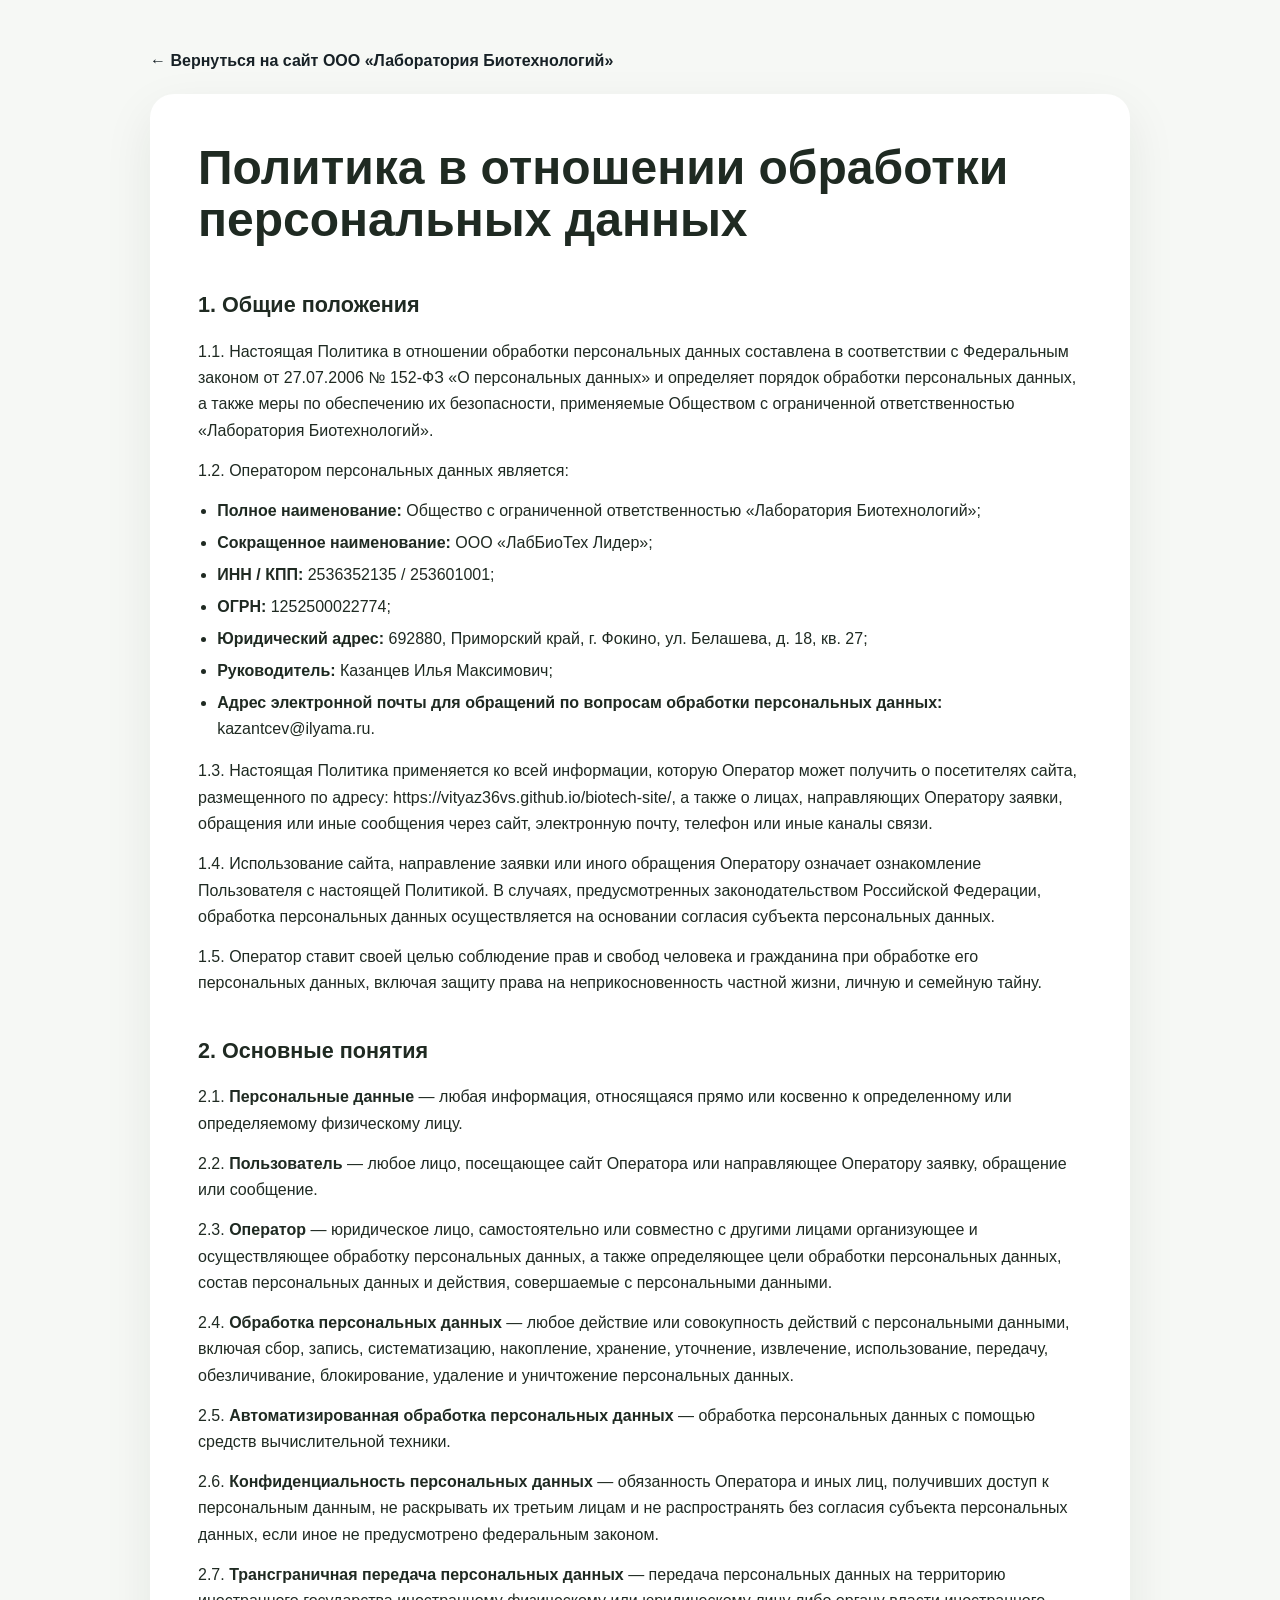
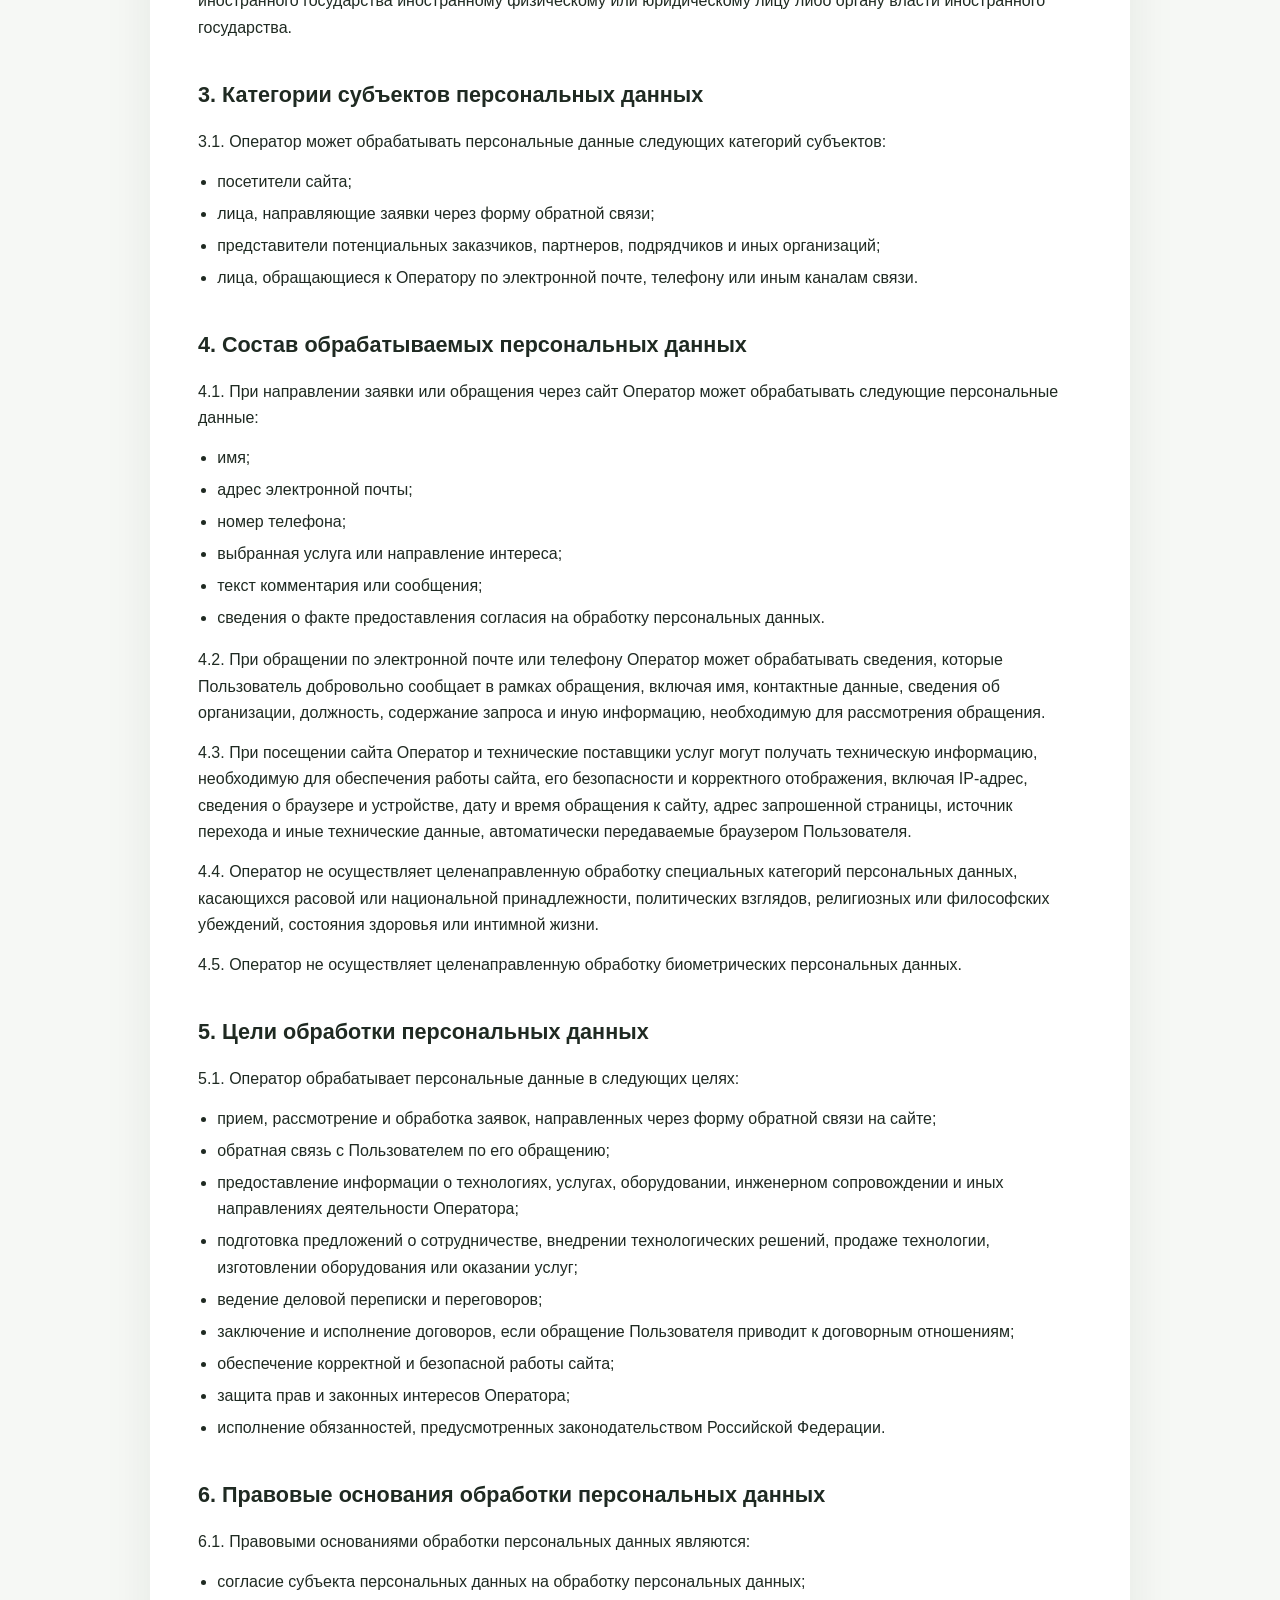
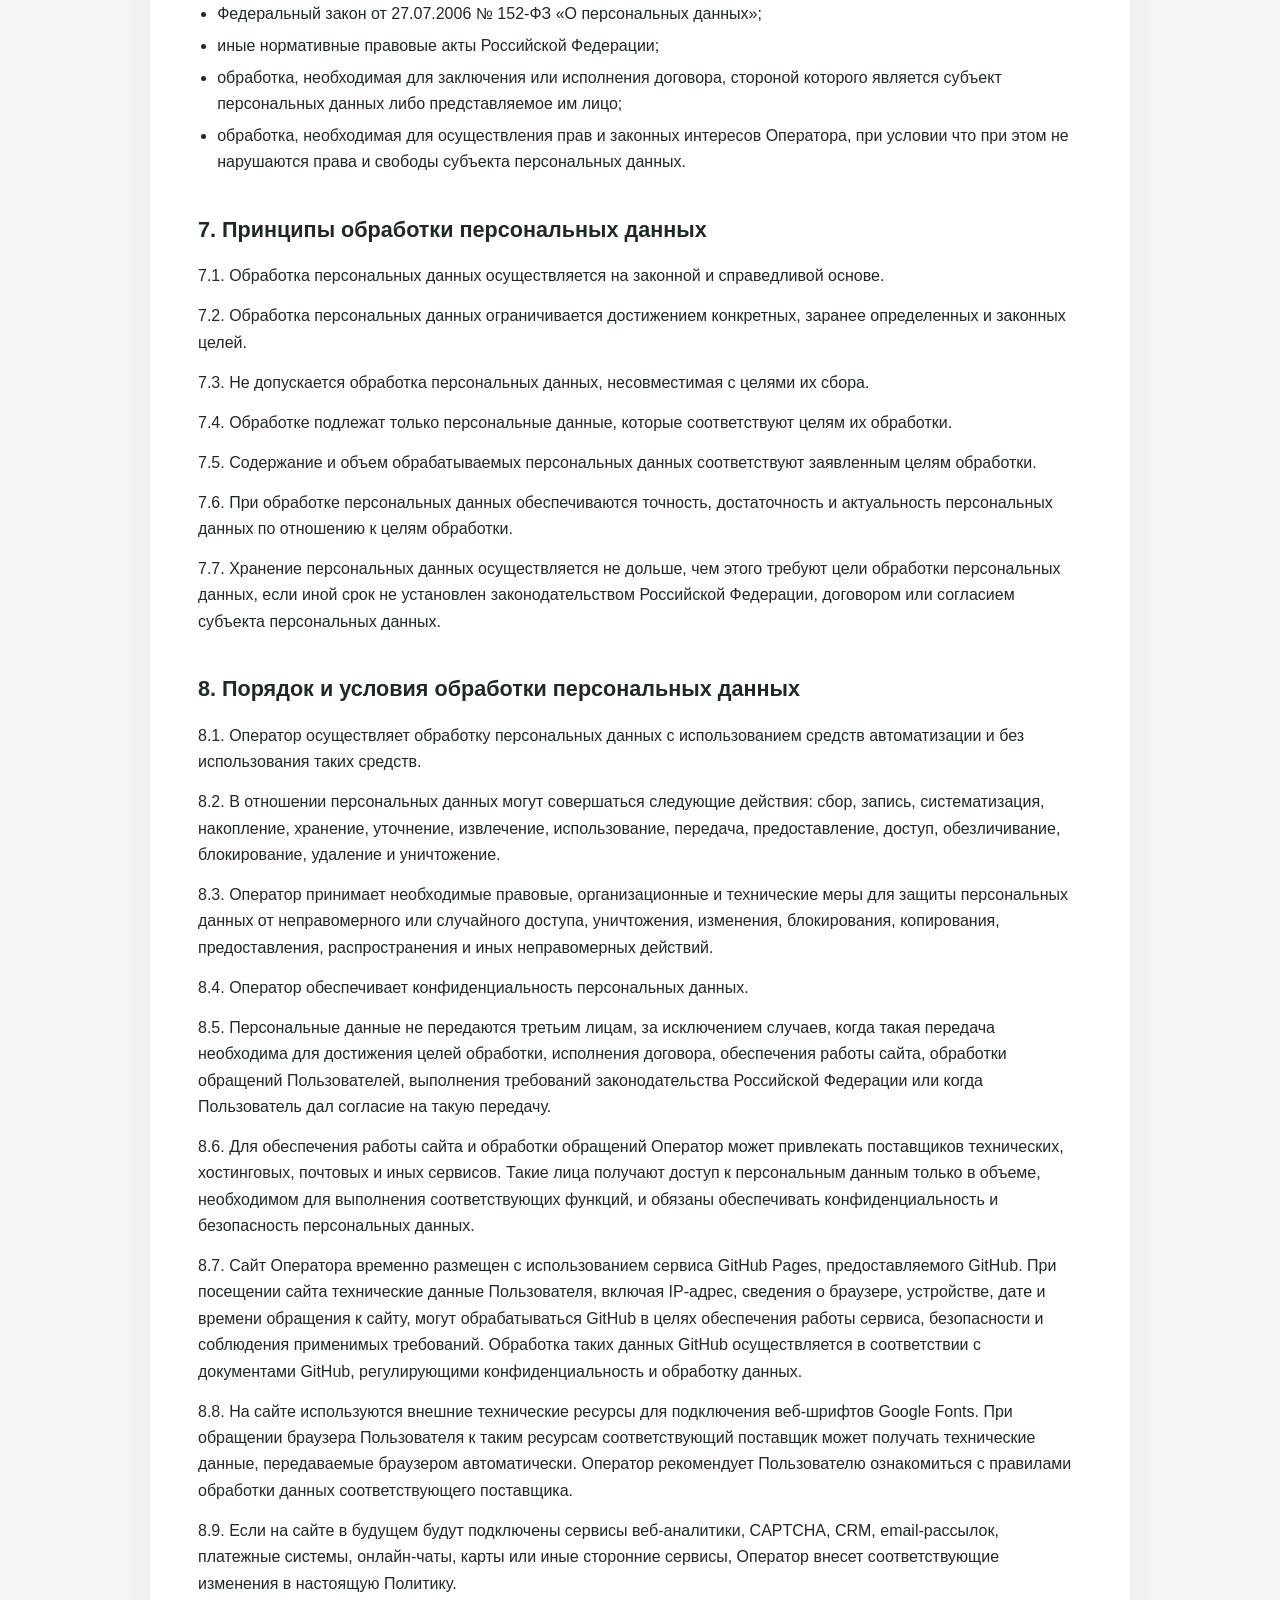
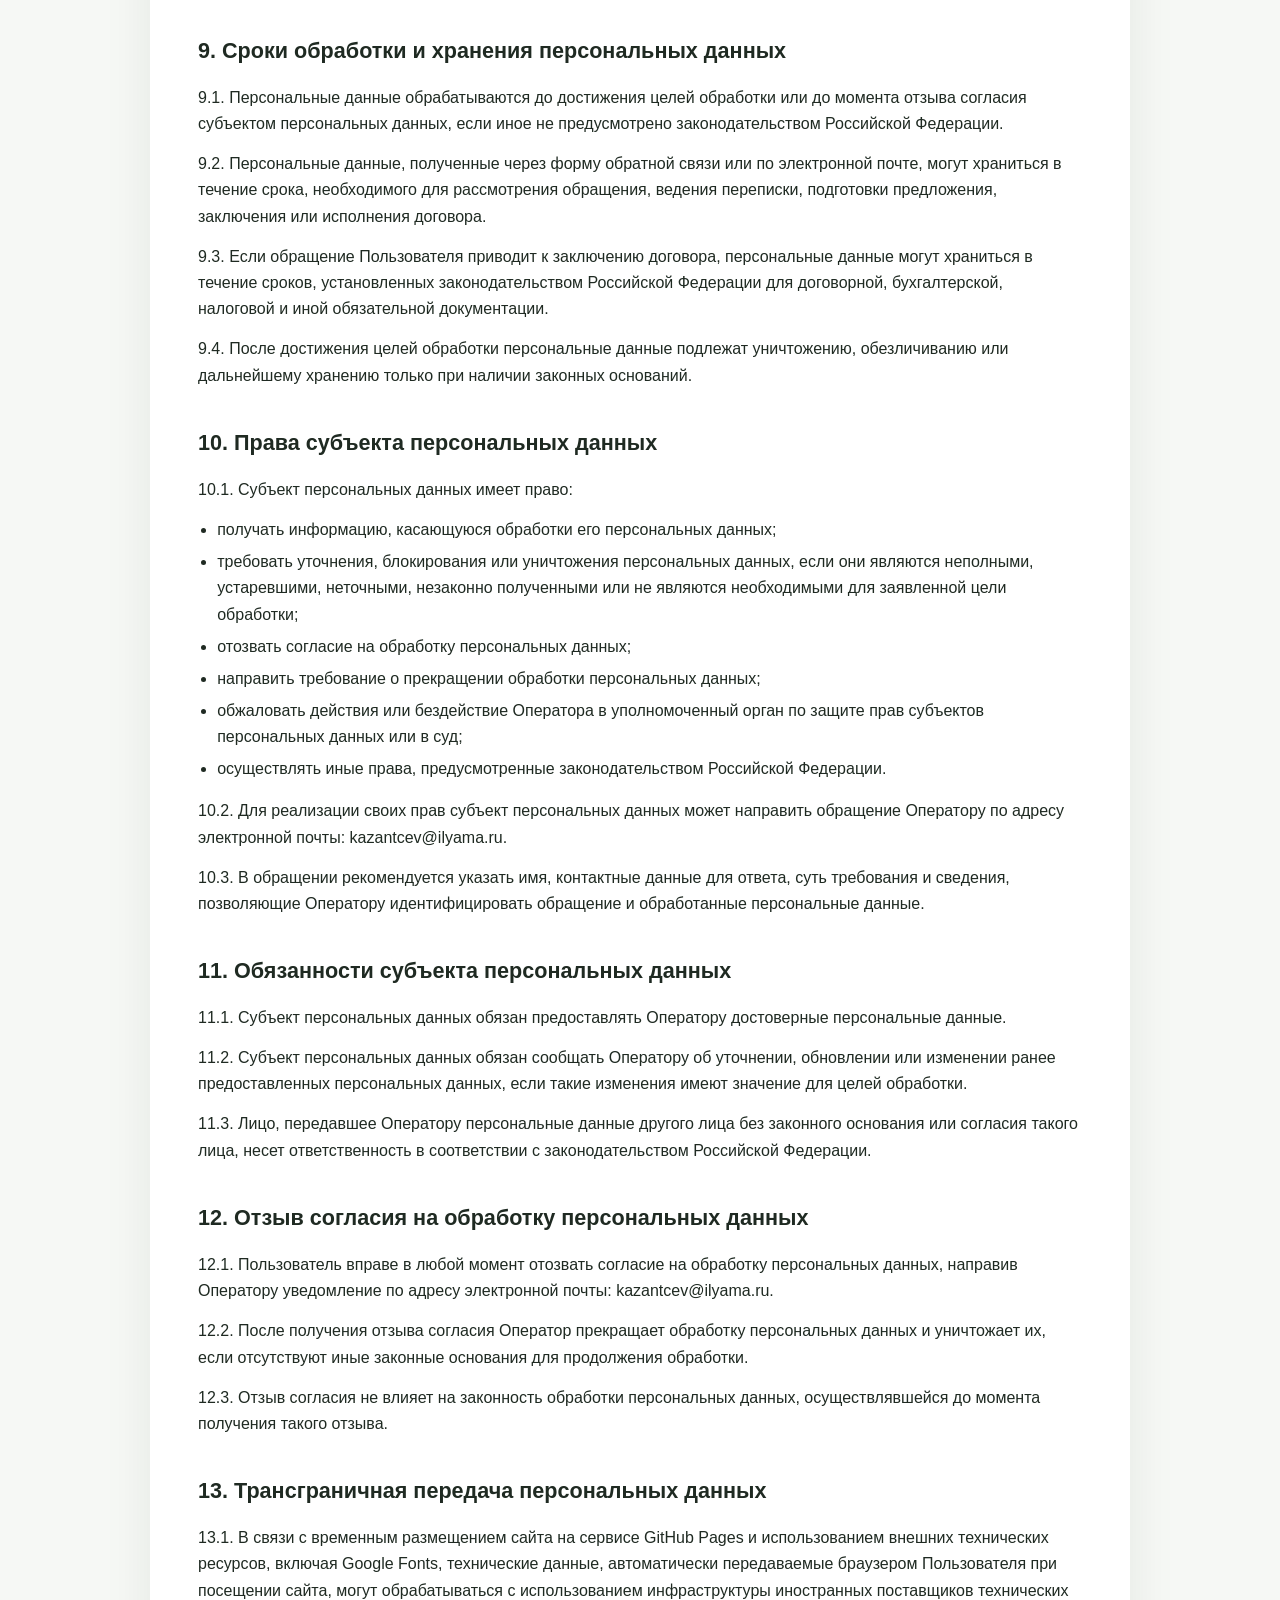
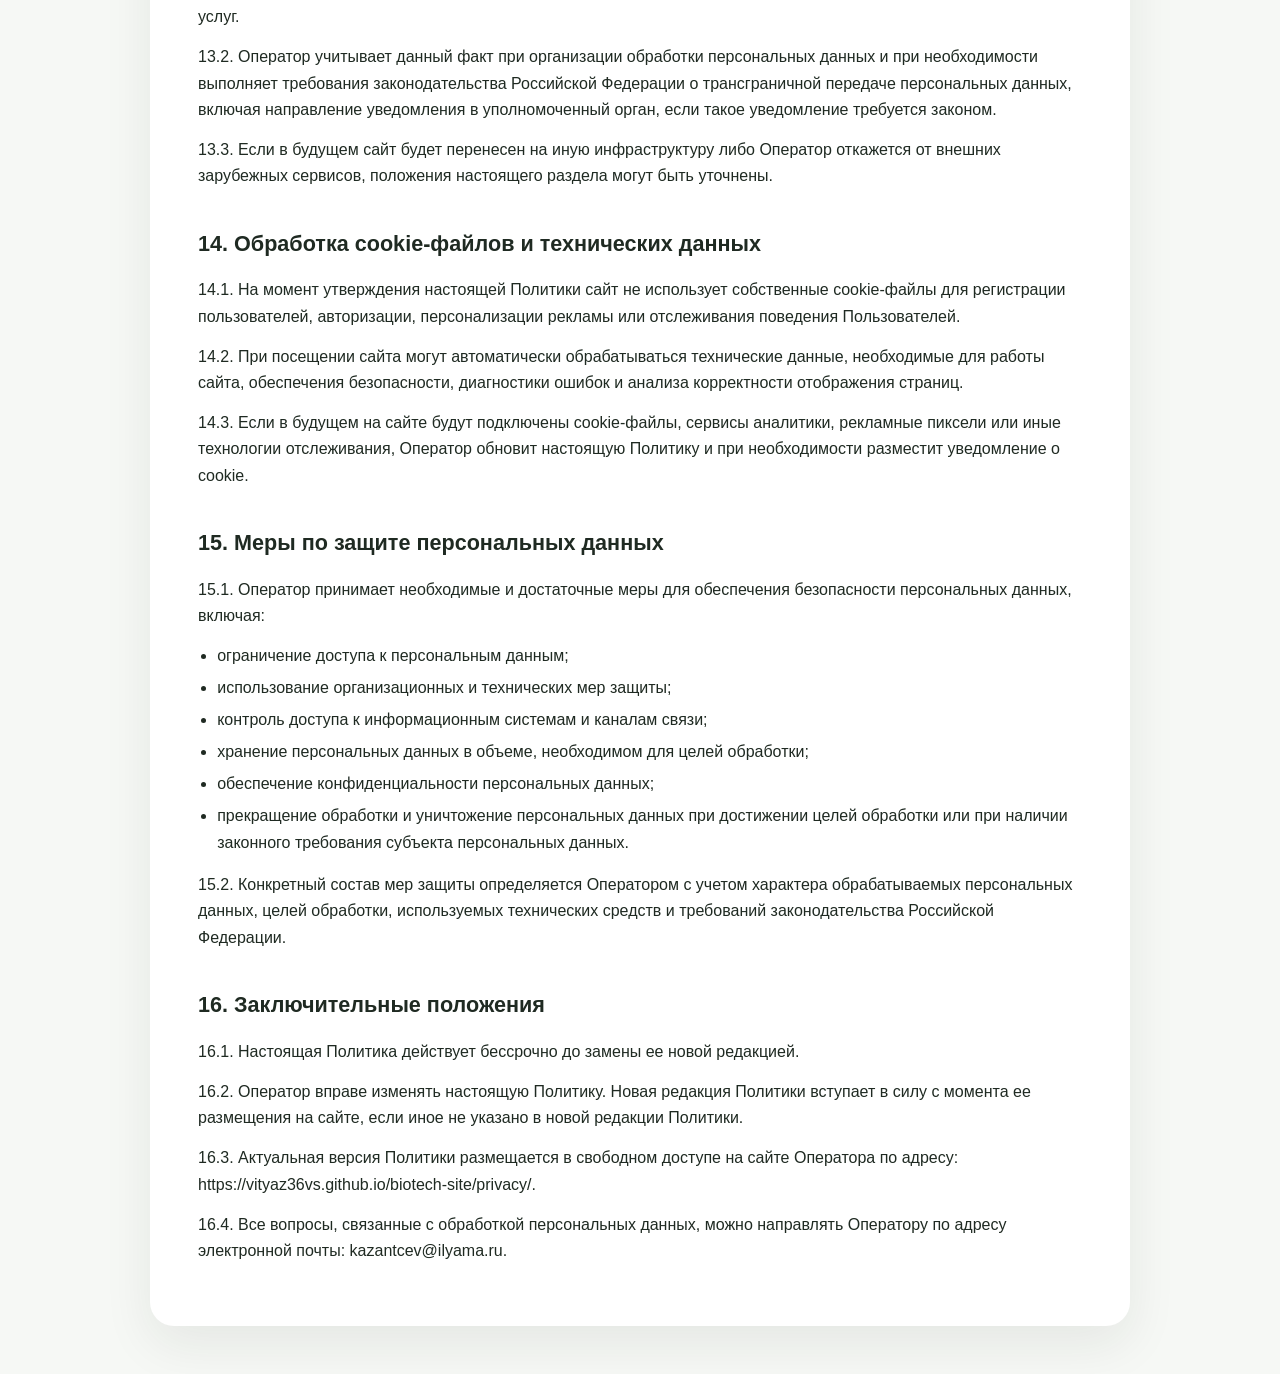
<file: privacy/index.html>
<!DOCTYPE html>
<html lang="ru">
<head>
  <meta charset="UTF-8">
  <meta name="viewport" content="width=device-width, initial-scale=1.0">
  <title>Политика в отношении обработки персональных данных — ООО «Лаборатория Биотехнологий»</title>
  <meta name="description" content="Политика в отношении обработки персональных данных ООО «Лаборатория Биотехнологий».">
  <link rel="stylesheet" href="../style.css">
  <style>
    body {
      background: #f6f8f5;
    }

    .policy-page {
      padding: 48px 0;
    }

    .policy-document {
      max-width: 980px;
      margin: 0 auto;
      background: #ffffff;
      border-radius: 24px;
      padding: 48px;
      box-shadow: 0 18px 50px rgba(20, 43, 28, 0.08);
      color: #1f2a22;
      line-height: 1.65;
    }

    .policy-document h1 {
      margin-top: 0;
      font-size: clamp(2rem, 4vw, 3rem);
      line-height: 1.1;
    }

    .policy-document h2 {
      margin-top: 2.25rem;
      margin-bottom: 1rem;
      font-size: 1.35rem;
    }

    .policy-document p {
      margin: 0 0 0.85rem;
    }

    .policy-document ul {
      margin: 0 0 1rem 1.2rem;
      padding: 0;
    }

    .policy-document li {
      margin-bottom: 0.35rem;
    }

    .policy-back {
      max-width: 980px;
      margin: 0 auto 20px;
    }

    .policy-back a {
      display: inline-flex;
      align-items: center;
      text-decoration: none;
      font-weight: 700;
      color: inherit;
    }

    @media (max-width: 700px) {
      .policy-page {
        padding: 24px 0;
      }

      .policy-document {
        padding: 28px 20px;
        border-radius: 18px;
      }
    }
  </style>
</head>
<body>
  <main class="policy-page">
    <div class="container policy-back">
      <a href="https://vityaz36vs.github.io/biotech-site/">← Вернуться на сайт ООО «Лаборатория Биотехнологий»</a>
    </div>

    <article class="container policy-document">
      
<h1>Политика в отношении обработки персональных данных</h1>

<h2>1. Общие положения</h2>
<p>1.1. Настоящая Политика в отношении обработки персональных данных составлена в соответствии с Федеральным законом от 27.07.2006 № 152-ФЗ «О персональных данных» и определяет порядок обработки персональных данных, а также меры по обеспечению их безопасности, применяемые Обществом с ограниченной ответственностью «Лаборатория Биотехнологий».</p>
<p>1.2. Оператором персональных данных является:</p>
<ul>
  <li><strong>Полное наименование:</strong> Общество с ограниченной ответственностью «Лаборатория Биотехнологий»;</li>
  <li><strong>Сокращенное наименование:</strong> ООО «ЛабБиоТех Лидер»;</li>
  <li><strong>ИНН / КПП:</strong> 2536352135 / 253601001;</li>
  <li><strong>ОГРН:</strong> 1252500022774;</li>
  <li><strong>Юридический адрес:</strong> 692880, Приморский край, г. Фокино, ул. Белашева, д. 18, кв. 27;</li>
  <li><strong>Руководитель:</strong> Казанцев Илья Максимович;</li>
  <li><strong>Адрес электронной почты для обращений по вопросам обработки персональных данных:</strong> <a href="mailto:kazantcev@ilyama.ru">kazantcev@ilyama.ru</a>.</li>
</ul>
<p>1.3. Настоящая Политика применяется ко всей информации, которую Оператор может получить о посетителях сайта, размещенного по адресу: <a href="https://vityaz36vs.github.io/biotech-site/">https://vityaz36vs.github.io/biotech-site/</a>, а также о лицах, направляющих Оператору заявки, обращения или иные сообщения через сайт, электронную почту, телефон или иные каналы связи.</p>
<p>1.4. Использование сайта, направление заявки или иного обращения Оператору означает ознакомление Пользователя с настоящей Политикой. В случаях, предусмотренных законодательством Российской Федерации, обработка персональных данных осуществляется на основании согласия субъекта персональных данных.</p>
<p>1.5. Оператор ставит своей целью соблюдение прав и свобод человека и гражданина при обработке его персональных данных, включая защиту права на неприкосновенность частной жизни, личную и семейную тайну.</p>

<h2>2. Основные понятия</h2>
<p>2.1. <strong>Персональные данные</strong> — любая информация, относящаяся прямо или косвенно к определенному или определяемому физическому лицу.</p>
<p>2.2. <strong>Пользователь</strong> — любое лицо, посещающее сайт Оператора или направляющее Оператору заявку, обращение или сообщение.</p>
<p>2.3. <strong>Оператор</strong> — юридическое лицо, самостоятельно или совместно с другими лицами организующее и осуществляющее обработку персональных данных, а также определяющее цели обработки персональных данных, состав персональных данных и действия, совершаемые с персональными данными.</p>
<p>2.4. <strong>Обработка персональных данных</strong> — любое действие или совокупность действий с персональными данными, включая сбор, запись, систематизацию, накопление, хранение, уточнение, извлечение, использование, передачу, обезличивание, блокирование, удаление и уничтожение персональных данных.</p>
<p>2.5. <strong>Автоматизированная обработка персональных данных</strong> — обработка персональных данных с помощью средств вычислительной техники.</p>
<p>2.6. <strong>Конфиденциальность персональных данных</strong> — обязанность Оператора и иных лиц, получивших доступ к персональным данным, не раскрывать их третьим лицам и не распространять без согласия субъекта персональных данных, если иное не предусмотрено федеральным законом.</p>
<p>2.7. <strong>Трансграничная передача персональных данных</strong> — передача персональных данных на территорию иностранного государства иностранному физическому или юридическому лицу либо органу власти иностранного государства.</p>

<h2>3. Категории субъектов персональных данных</h2>
<p>3.1. Оператор может обрабатывать персональные данные следующих категорий субъектов:</p>
<ul>
  <li>посетители сайта;</li>
  <li>лица, направляющие заявки через форму обратной связи;</li>
  <li>представители потенциальных заказчиков, партнеров, подрядчиков и иных организаций;</li>
  <li>лица, обращающиеся к Оператору по электронной почте, телефону или иным каналам связи.</li>
</ul>

<h2>4. Состав обрабатываемых персональных данных</h2>
<p>4.1. При направлении заявки или обращения через сайт Оператор может обрабатывать следующие персональные данные:</p>
<ul>
  <li>имя;</li>
  <li>адрес электронной почты;</li>
  <li>номер телефона;</li>
  <li>выбранная услуга или направление интереса;</li>
  <li>текст комментария или сообщения;</li>
  <li>сведения о факте предоставления согласия на обработку персональных данных.</li>
</ul>
<p>4.2. При обращении по электронной почте или телефону Оператор может обрабатывать сведения, которые Пользователь добровольно сообщает в рамках обращения, включая имя, контактные данные, сведения об организации, должность, содержание запроса и иную информацию, необходимую для рассмотрения обращения.</p>
<p>4.3. При посещении сайта Оператор и технические поставщики услуг могут получать техническую информацию, необходимую для обеспечения работы сайта, его безопасности и корректного отображения, включая IP-адрес, сведения о браузере и устройстве, дату и время обращения к сайту, адрес запрошенной страницы, источник перехода и иные технические данные, автоматически передаваемые браузером Пользователя.</p>
<p>4.4. Оператор не осуществляет целенаправленную обработку специальных категорий персональных данных, касающихся расовой или национальной принадлежности, политических взглядов, религиозных или философских убеждений, состояния здоровья или интимной жизни.</p>
<p>4.5. Оператор не осуществляет целенаправленную обработку биометрических персональных данных.</p>

<h2>5. Цели обработки персональных данных</h2>
<p>5.1. Оператор обрабатывает персональные данные в следующих целях:</p>
<ul>
  <li>прием, рассмотрение и обработка заявок, направленных через форму обратной связи на сайте;</li>
  <li>обратная связь с Пользователем по его обращению;</li>
  <li>предоставление информации о технологиях, услугах, оборудовании, инженерном сопровождении и иных направлениях деятельности Оператора;</li>
  <li>подготовка предложений о сотрудничестве, внедрении технологических решений, продаже технологии, изготовлении оборудования или оказании услуг;</li>
  <li>ведение деловой переписки и переговоров;</li>
  <li>заключение и исполнение договоров, если обращение Пользователя приводит к договорным отношениям;</li>
  <li>обеспечение корректной и безопасной работы сайта;</li>
  <li>защита прав и законных интересов Оператора;</li>
  <li>исполнение обязанностей, предусмотренных законодательством Российской Федерации.</li>
</ul>

<h2>6. Правовые основания обработки персональных данных</h2>
<p>6.1. Правовыми основаниями обработки персональных данных являются:</p>
<ul>
  <li>согласие субъекта персональных данных на обработку персональных данных;</li>
  <li>Федеральный закон от 27.07.2006 № 152-ФЗ «О персональных данных»;</li>
  <li>иные нормативные правовые акты Российской Федерации;</li>
  <li>обработка, необходимая для заключения или исполнения договора, стороной которого является субъект персональных данных либо представляемое им лицо;</li>
  <li>обработка, необходимая для осуществления прав и законных интересов Оператора, при условии что при этом не нарушаются права и свободы субъекта персональных данных.</li>
</ul>

<h2>7. Принципы обработки персональных данных</h2>
<p>7.1. Обработка персональных данных осуществляется на законной и справедливой основе.</p>
<p>7.2. Обработка персональных данных ограничивается достижением конкретных, заранее определенных и законных целей.</p>
<p>7.3. Не допускается обработка персональных данных, несовместимая с целями их сбора.</p>
<p>7.4. Обработке подлежат только персональные данные, которые соответствуют целям их обработки.</p>
<p>7.5. Содержание и объем обрабатываемых персональных данных соответствуют заявленным целям обработки.</p>
<p>7.6. При обработке персональных данных обеспечиваются точность, достаточность и актуальность персональных данных по отношению к целям обработки.</p>
<p>7.7. Хранение персональных данных осуществляется не дольше, чем этого требуют цели обработки персональных данных, если иной срок не установлен законодательством Российской Федерации, договором или согласием субъекта персональных данных.</p>

<h2>8. Порядок и условия обработки персональных данных</h2>
<p>8.1. Оператор осуществляет обработку персональных данных с использованием средств автоматизации и без использования таких средств.</p>
<p>8.2. В отношении персональных данных могут совершаться следующие действия: сбор, запись, систематизация, накопление, хранение, уточнение, извлечение, использование, передача, предоставление, доступ, обезличивание, блокирование, удаление и уничтожение.</p>
<p>8.3. Оператор принимает необходимые правовые, организационные и технические меры для защиты персональных данных от неправомерного или случайного доступа, уничтожения, изменения, блокирования, копирования, предоставления, распространения и иных неправомерных действий.</p>
<p>8.4. Оператор обеспечивает конфиденциальность персональных данных.</p>
<p>8.5. Персональные данные не передаются третьим лицам, за исключением случаев, когда такая передача необходима для достижения целей обработки, исполнения договора, обеспечения работы сайта, обработки обращений Пользователей, выполнения требований законодательства Российской Федерации или когда Пользователь дал согласие на такую передачу.</p>
<p>8.6. Для обеспечения работы сайта и обработки обращений Оператор может привлекать поставщиков технических, хостинговых, почтовых и иных сервисов. Такие лица получают доступ к персональным данным только в объеме, необходимом для выполнения соответствующих функций, и обязаны обеспечивать конфиденциальность и безопасность персональных данных.</p>
<p>8.7. Сайт Оператора временно размещен с использованием сервиса GitHub Pages, предоставляемого GitHub. При посещении сайта технические данные Пользователя, включая IP-адрес, сведения о браузере, устройстве, дате и времени обращения к сайту, могут обрабатываться GitHub в целях обеспечения работы сервиса, безопасности и соблюдения применимых требований. Обработка таких данных GitHub осуществляется в соответствии с документами GitHub, регулирующими конфиденциальность и обработку данных.</p>
<p>8.8. На сайте используются внешние технические ресурсы для подключения веб-шрифтов Google Fonts. При обращении браузера Пользователя к таким ресурсам соответствующий поставщик может получать технические данные, передаваемые браузером автоматически. Оператор рекомендует Пользователю ознакомиться с правилами обработки данных соответствующего поставщика.</p>
<p>8.9. Если на сайте в будущем будут подключены сервисы веб-аналитики, CAPTCHA, CRM, email-рассылок, платежные системы, онлайн-чаты, карты или иные сторонние сервисы, Оператор внесет соответствующие изменения в настоящую Политику.</p>

<h2>9. Сроки обработки и хранения персональных данных</h2>
<p>9.1. Персональные данные обрабатываются до достижения целей обработки или до момента отзыва согласия субъектом персональных данных, если иное не предусмотрено законодательством Российской Федерации.</p>
<p>9.2. Персональные данные, полученные через форму обратной связи или по электронной почте, могут храниться в течение срока, необходимого для рассмотрения обращения, ведения переписки, подготовки предложения, заключения или исполнения договора.</p>
<p>9.3. Если обращение Пользователя приводит к заключению договора, персональные данные могут храниться в течение сроков, установленных законодательством Российской Федерации для договорной, бухгалтерской, налоговой и иной обязательной документации.</p>
<p>9.4. После достижения целей обработки персональные данные подлежат уничтожению, обезличиванию или дальнейшему хранению только при наличии законных оснований.</p>

<h2>10. Права субъекта персональных данных</h2>
<p>10.1. Субъект персональных данных имеет право:</p>
<ul>
  <li>получать информацию, касающуюся обработки его персональных данных;</li>
  <li>требовать уточнения, блокирования или уничтожения персональных данных, если они являются неполными, устаревшими, неточными, незаконно полученными или не являются необходимыми для заявленной цели обработки;</li>
  <li>отозвать согласие на обработку персональных данных;</li>
  <li>направить требование о прекращении обработки персональных данных;</li>
  <li>обжаловать действия или бездействие Оператора в уполномоченный орган по защите прав субъектов персональных данных или в суд;</li>
  <li>осуществлять иные права, предусмотренные законодательством Российской Федерации.</li>
</ul>
<p>10.2. Для реализации своих прав субъект персональных данных может направить обращение Оператору по адресу электронной почты: <a href="mailto:kazantcev@ilyama.ru">kazantcev@ilyama.ru</a>.</p>
<p>10.3. В обращении рекомендуется указать имя, контактные данные для ответа, суть требования и сведения, позволяющие Оператору идентифицировать обращение и обработанные персональные данные.</p>

<h2>11. Обязанности субъекта персональных данных</h2>
<p>11.1. Субъект персональных данных обязан предоставлять Оператору достоверные персональные данные.</p>
<p>11.2. Субъект персональных данных обязан сообщать Оператору об уточнении, обновлении или изменении ранее предоставленных персональных данных, если такие изменения имеют значение для целей обработки.</p>
<p>11.3. Лицо, передавшее Оператору персональные данные другого лица без законного основания или согласия такого лица, несет ответственность в соответствии с законодательством Российской Федерации.</p>

<h2>12. Отзыв согласия на обработку персональных данных</h2>
<p>12.1. Пользователь вправе в любой момент отозвать согласие на обработку персональных данных, направив Оператору уведомление по адресу электронной почты: <a href="mailto:kazantcev@ilyama.ru">kazantcev@ilyama.ru</a>.</p>
<p>12.2. После получения отзыва согласия Оператор прекращает обработку персональных данных и уничтожает их, если отсутствуют иные законные основания для продолжения обработки.</p>
<p>12.3. Отзыв согласия не влияет на законность обработки персональных данных, осуществлявшейся до момента получения такого отзыва.</p>

<h2>13. Трансграничная передача персональных данных</h2>
<p>13.1. В связи с временным размещением сайта на сервисе GitHub Pages и использованием внешних технических ресурсов, включая Google Fonts, технические данные, автоматически передаваемые браузером Пользователя при посещении сайта, могут обрабатываться с использованием инфраструктуры иностранных поставщиков технических услуг.</p>
<p>13.2. Оператор учитывает данный факт при организации обработки персональных данных и при необходимости выполняет требования законодательства Российской Федерации о трансграничной передаче персональных данных, включая направление уведомления в уполномоченный орган, если такое уведомление требуется законом.</p>
<p>13.3. Если в будущем сайт будет перенесен на иную инфраструктуру либо Оператор откажется от внешних зарубежных сервисов, положения настоящего раздела могут быть уточнены.</p>

<h2>14. Обработка cookie-файлов и технических данных</h2>
<p>14.1. На момент утверждения настоящей Политики сайт не использует собственные cookie-файлы для регистрации пользователей, авторизации, персонализации рекламы или отслеживания поведения Пользователей.</p>
<p>14.2. При посещении сайта могут автоматически обрабатываться технические данные, необходимые для работы сайта, обеспечения безопасности, диагностики ошибок и анализа корректности отображения страниц.</p>
<p>14.3. Если в будущем на сайте будут подключены cookie-файлы, сервисы аналитики, рекламные пиксели или иные технологии отслеживания, Оператор обновит настоящую Политику и при необходимости разместит уведомление о cookie.</p>

<h2>15. Меры по защите персональных данных</h2>
<p>15.1. Оператор принимает необходимые и достаточные меры для обеспечения безопасности персональных данных, включая:</p>
<ul>
  <li>ограничение доступа к персональным данным;</li>
  <li>использование организационных и технических мер защиты;</li>
  <li>контроль доступа к информационным системам и каналам связи;</li>
  <li>хранение персональных данных в объеме, необходимом для целей обработки;</li>
  <li>обеспечение конфиденциальности персональных данных;</li>
  <li>прекращение обработки и уничтожение персональных данных при достижении целей обработки или при наличии законного требования субъекта персональных данных.</li>
</ul>
<p>15.2. Конкретный состав мер защиты определяется Оператором с учетом характера обрабатываемых персональных данных, целей обработки, используемых технических средств и требований законодательства Российской Федерации.</p>

<h2>16. Заключительные положения</h2>
<p>16.1. Настоящая Политика действует бессрочно до замены ее новой редакцией.</p>
<p>16.2. Оператор вправе изменять настоящую Политику. Новая редакция Политики вступает в силу с момента ее размещения на сайте, если иное не указано в новой редакции Политики.</p>
<p>16.3. Актуальная версия Политики размещается в свободном доступе на сайте Оператора по адресу: <a href="https://vityaz36vs.github.io/biotech-site/privacy/">https://vityaz36vs.github.io/biotech-site/privacy/</a>.</p>
<p>16.4. Все вопросы, связанные с обработкой персональных данных, можно направлять Оператору по адресу электронной почты: <a href="mailto:kazantcev@ilyama.ru">kazantcev@ilyama.ru</a>.</p>

    </article>
  </main>
</body>
</html>
</file>
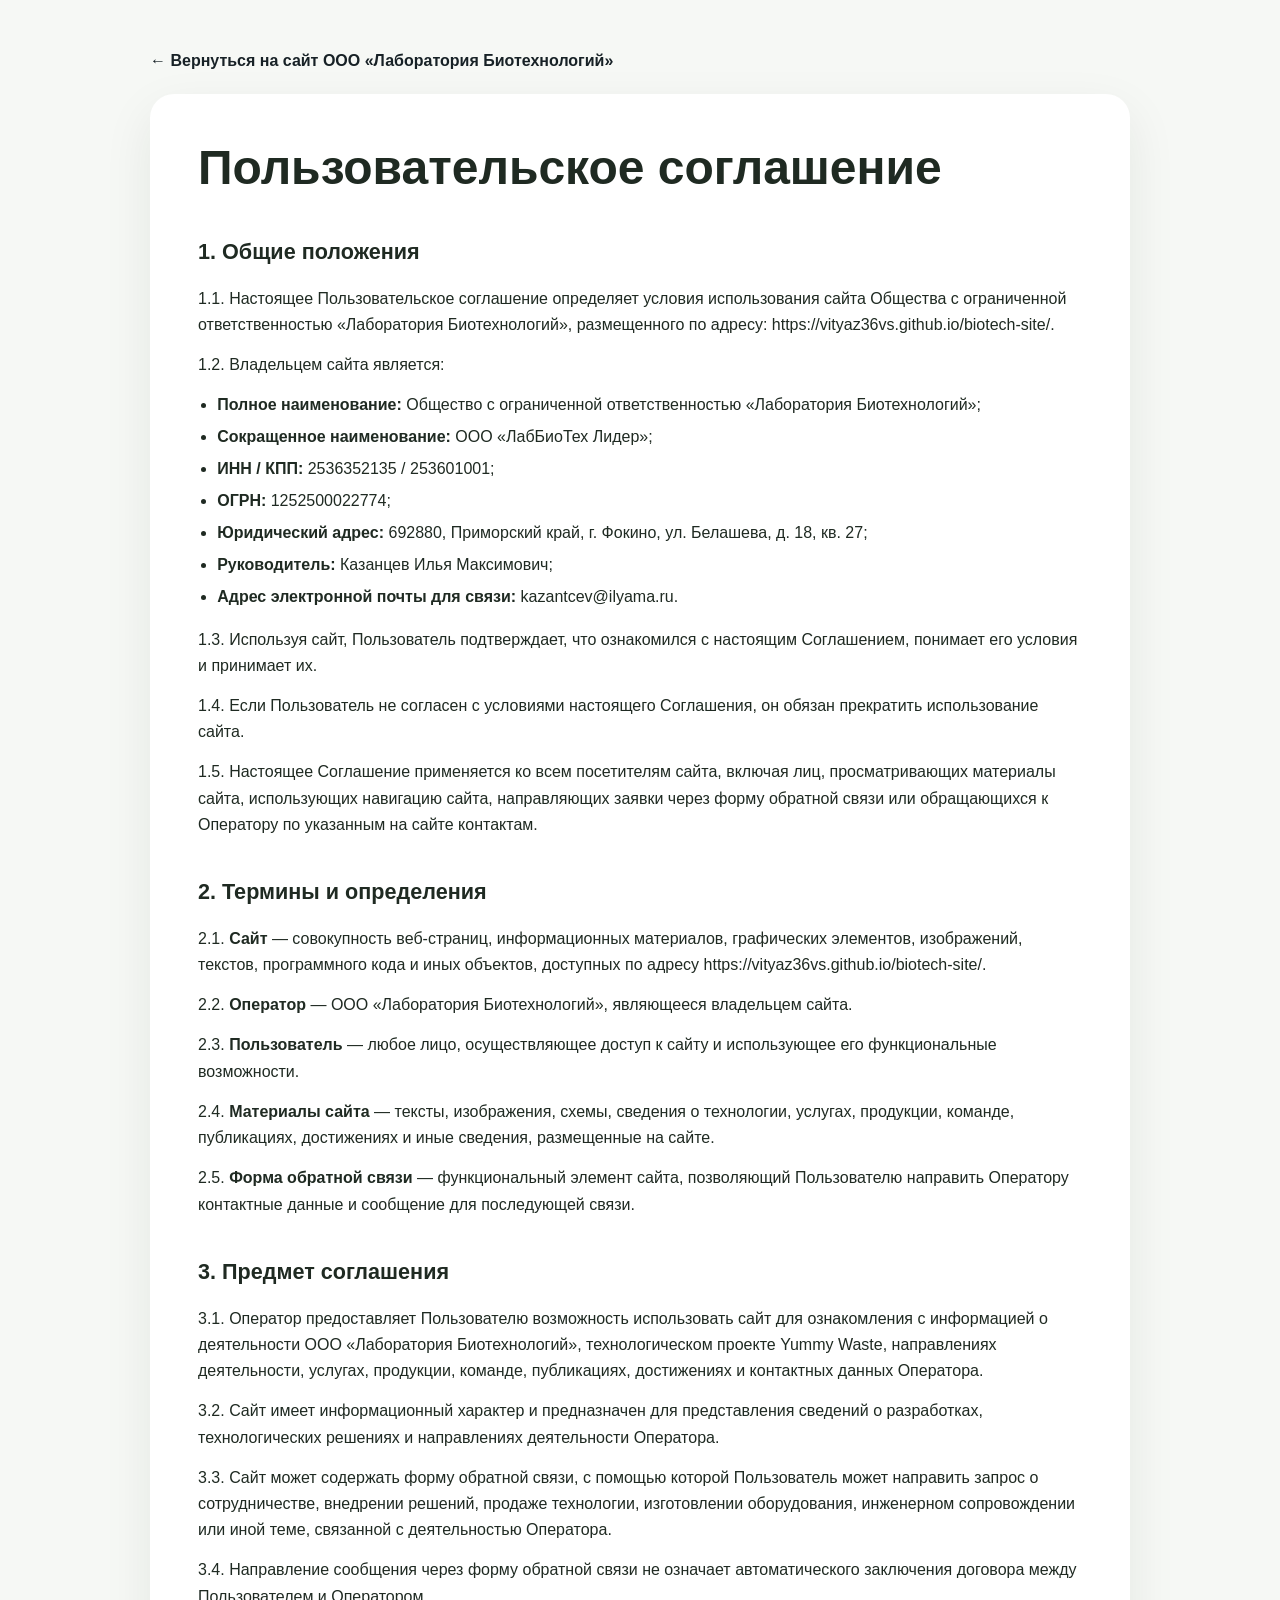
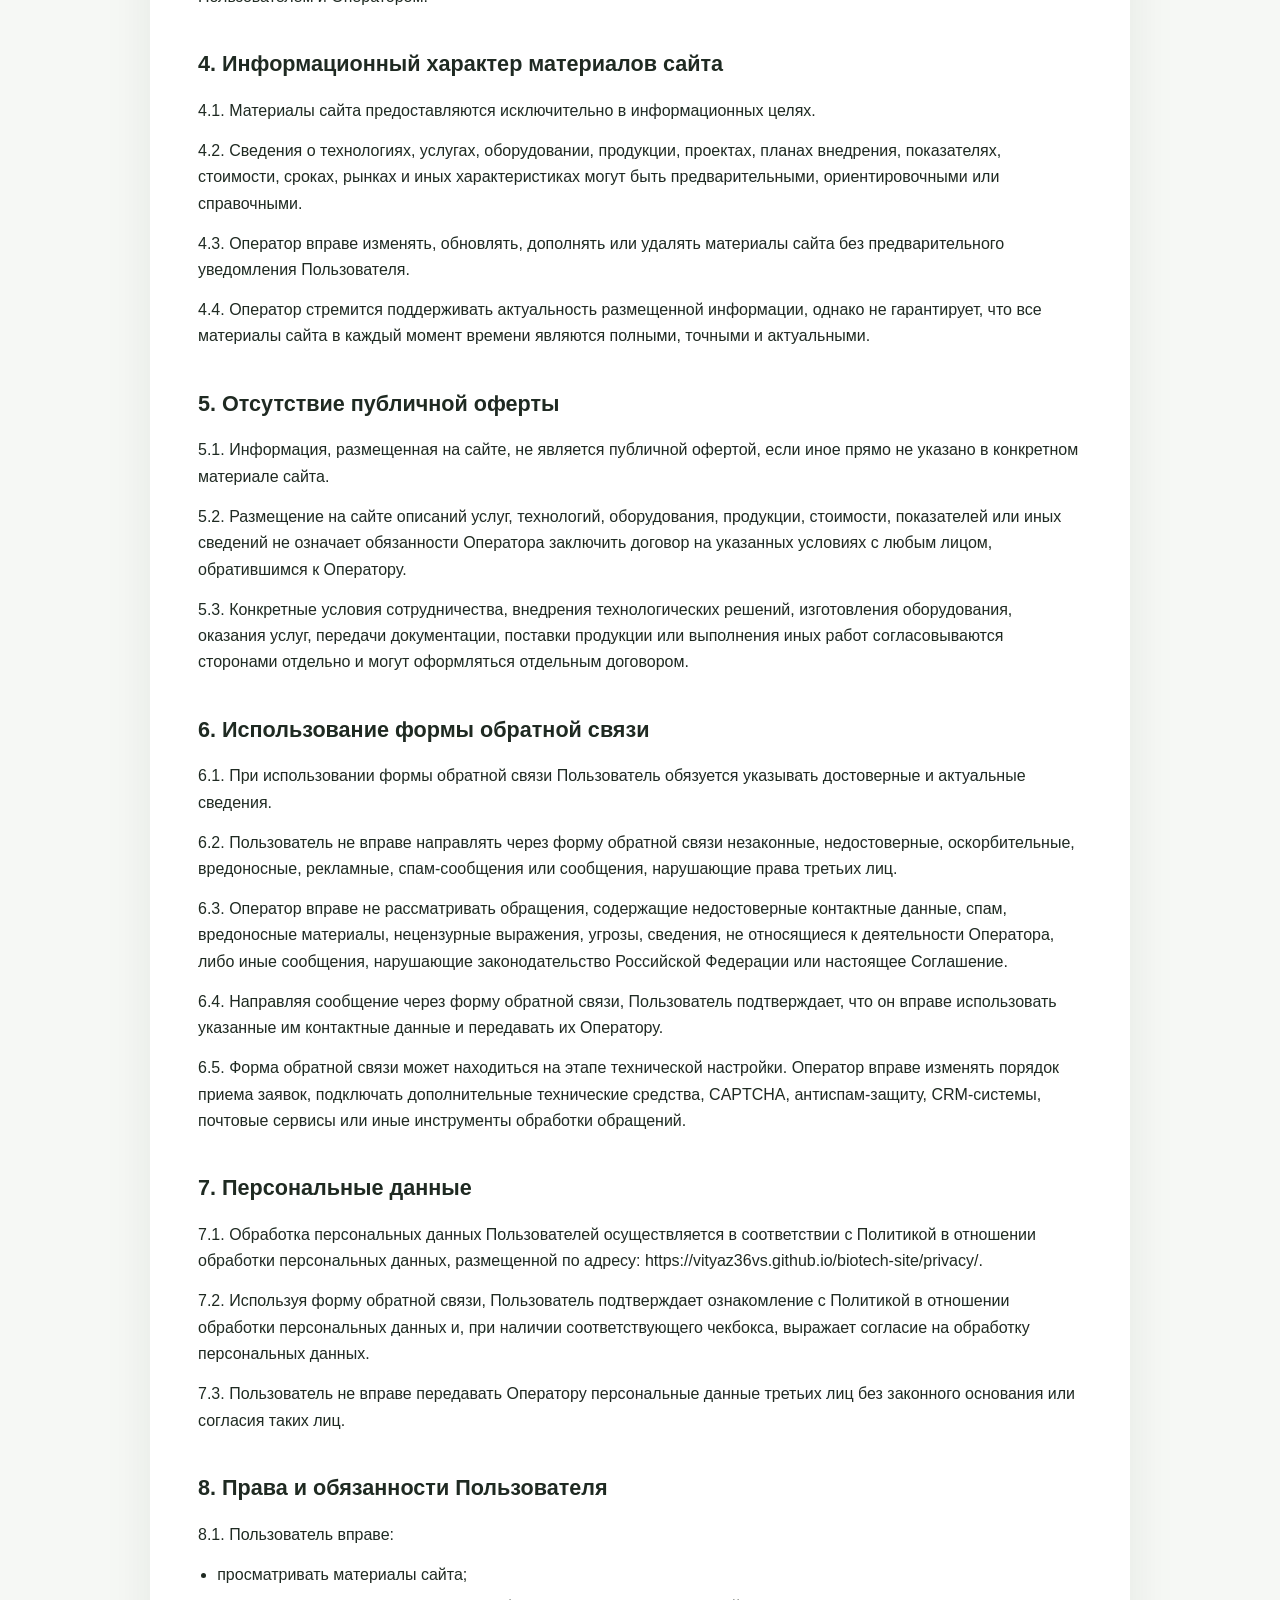
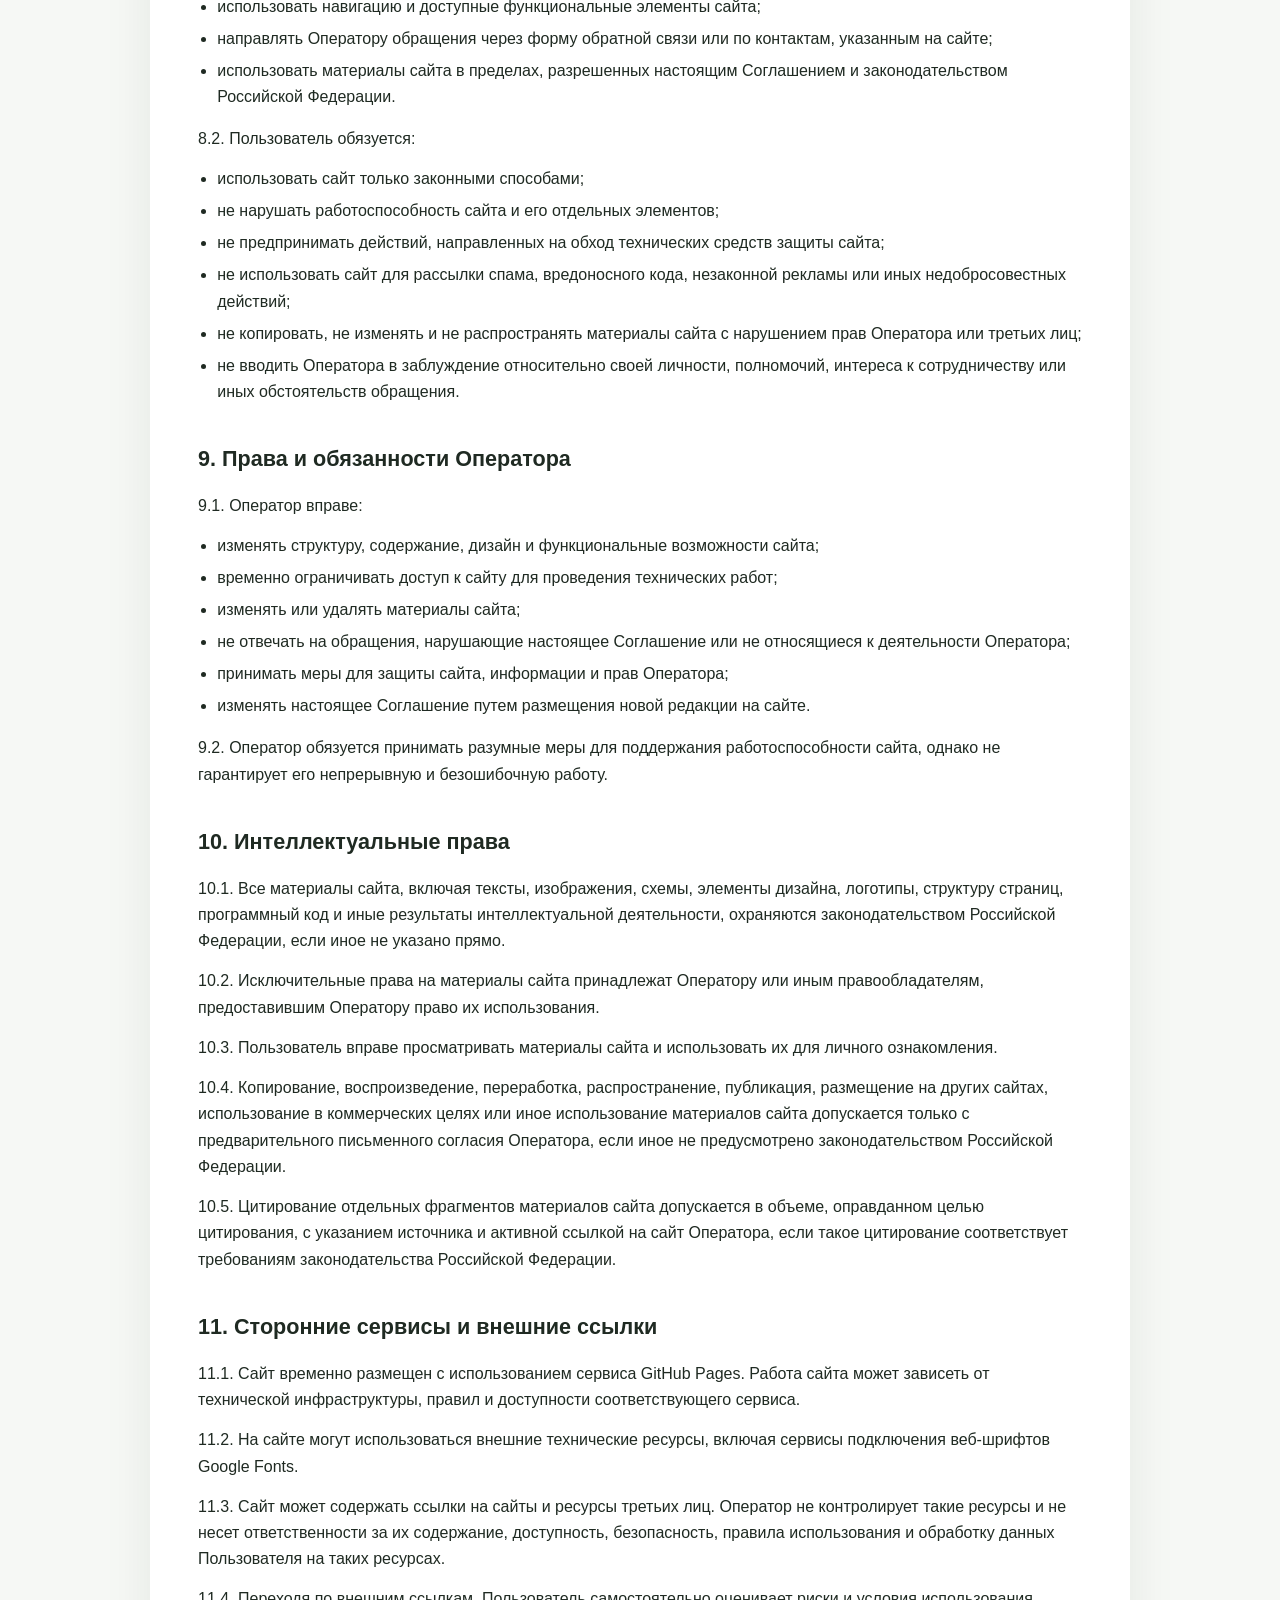
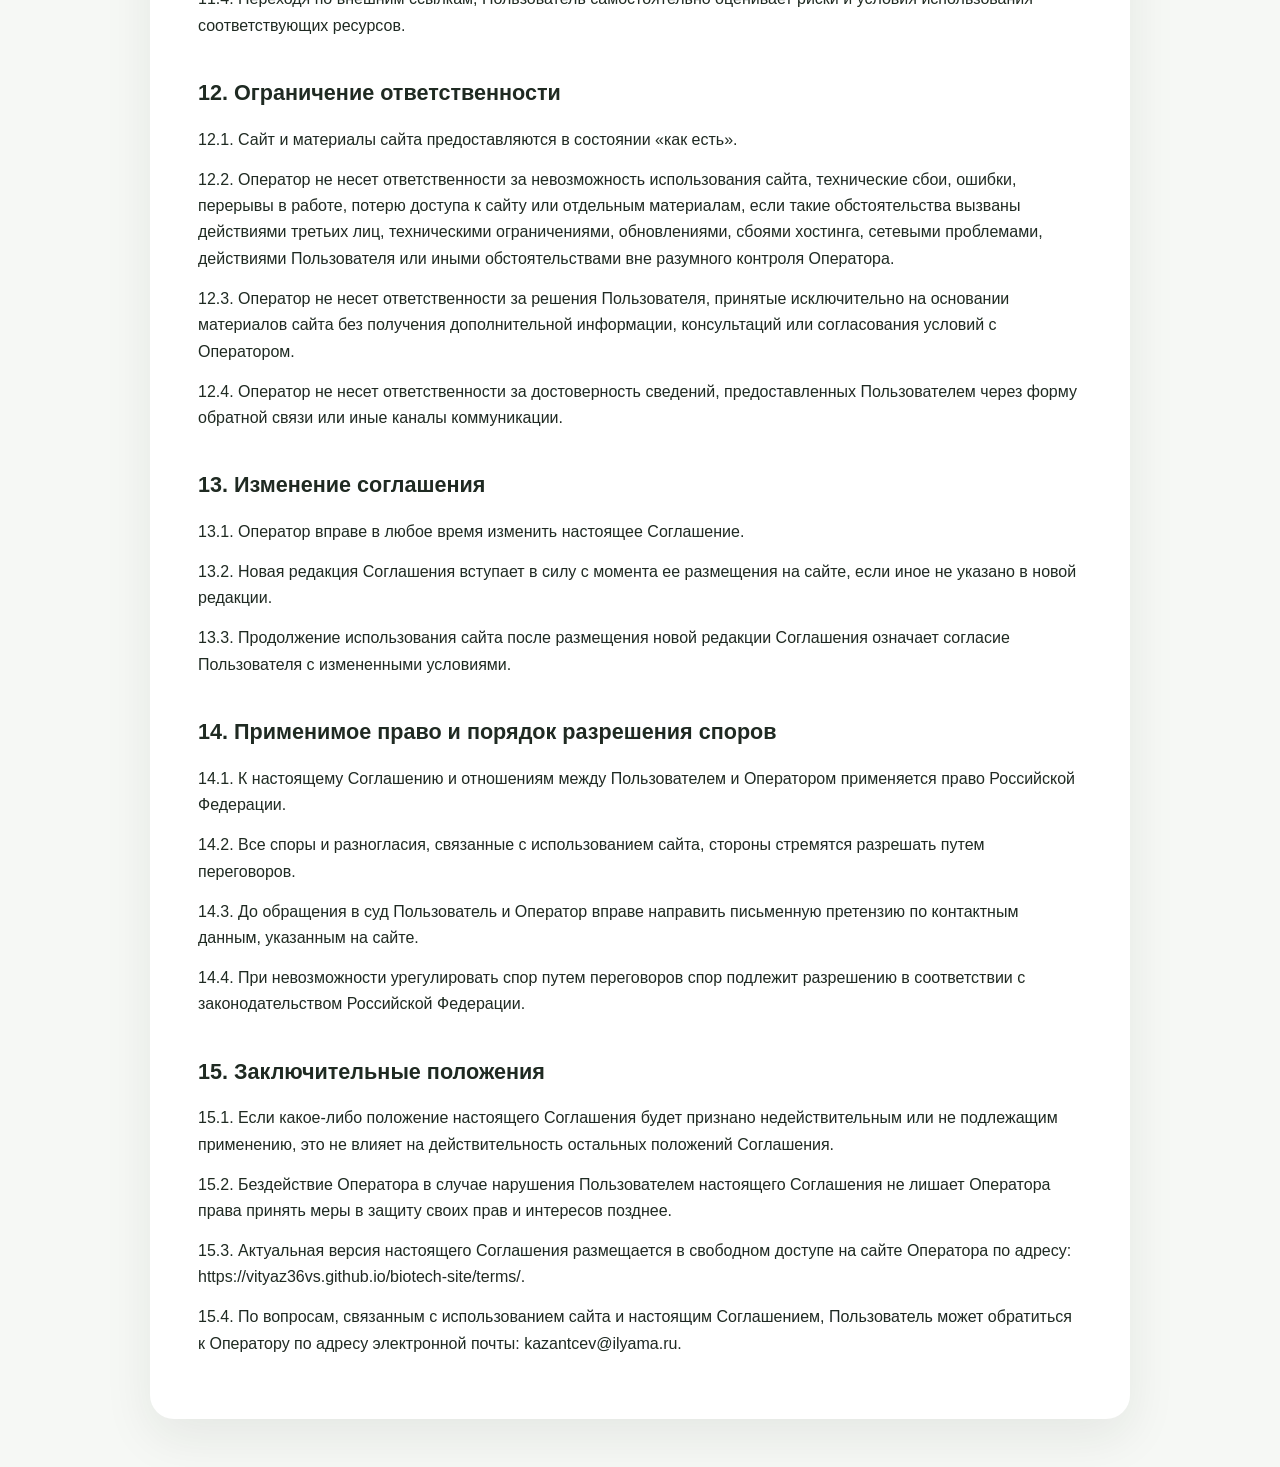
<file: privacy/terms_index.html>
<!DOCTYPE html>
<html lang="ru">
<head>
  <meta charset="UTF-8">
  <meta name="viewport" content="width=device-width, initial-scale=1.0">
  <title>Пользовательское соглашение — ООО «Лаборатория Биотехнологий»</title>
  <meta name="description" content="Пользовательское соглашение сайта ООО «Лаборатория Биотехнологий».">
  <link rel="stylesheet" href="../style.css">
  <style>
    body {
      background: #f6f8f5;
    }

    .terms-page {
      padding: 48px 0;
    }

    .terms-document {
      max-width: 980px;
      margin: 0 auto;
      background: #ffffff;
      border-radius: 24px;
      padding: 48px;
      box-shadow: 0 18px 50px rgba(20, 43, 28, 0.08);
      color: #1f2a22;
      line-height: 1.65;
    }

    .terms-document h1 {
      margin-top: 0;
      font-size: clamp(2rem, 4vw, 3rem);
      line-height: 1.1;
    }

    .terms-document h2 {
      margin-top: 2.25rem;
      margin-bottom: 1rem;
      font-size: 1.35rem;
    }

    .terms-document p {
      margin: 0 0 0.85rem;
    }

    .terms-document ul {
      margin: 0 0 1rem 1.2rem;
      padding: 0;
    }

    .terms-document li {
      margin-bottom: 0.35rem;
    }

    .terms-back {
      max-width: 980px;
      margin: 0 auto 20px;
    }

    .terms-back a {
      display: inline-flex;
      align-items: center;
      text-decoration: none;
      font-weight: 700;
      color: inherit;
    }

    @media (max-width: 700px) {
      .terms-page {
        padding: 24px 0;
      }

      .terms-document {
        padding: 28px 20px;
        border-radius: 18px;
      }
    }
  </style>
</head>
<body>
  <main class="terms-page">
    <div class="container terms-back">
      <a href="https://vityaz36vs.github.io/biotech-site/">← Вернуться на сайт ООО «Лаборатория Биотехнологий»</a>
    </div>

    <article class="container terms-document">
      
<h1>Пользовательское соглашение</h1>

<h2>1. Общие положения</h2>
<p>1.1. Настоящее Пользовательское соглашение определяет условия использования сайта Общества с ограниченной ответственностью «Лаборатория Биотехнологий», размещенного по адресу: <a href="https://vityaz36vs.github.io/biotech-site/">https://vityaz36vs.github.io/biotech-site/</a>.</p>
<p>1.2. Владельцем сайта является:</p>
<ul>
  <li><strong>Полное наименование:</strong> Общество с ограниченной ответственностью «Лаборатория Биотехнологий»;</li>
  <li><strong>Сокращенное наименование:</strong> ООО «ЛабБиоТех Лидер»;</li>
  <li><strong>ИНН / КПП:</strong> 2536352135 / 253601001;</li>
  <li><strong>ОГРН:</strong> 1252500022774;</li>
  <li><strong>Юридический адрес:</strong> 692880, Приморский край, г. Фокино, ул. Белашева, д. 18, кв. 27;</li>
  <li><strong>Руководитель:</strong> Казанцев Илья Максимович;</li>
  <li><strong>Адрес электронной почты для связи:</strong> <a href="mailto:kazantcev@ilyama.ru">kazantcev@ilyama.ru</a>.</li>
</ul>
<p>1.3. Используя сайт, Пользователь подтверждает, что ознакомился с настоящим Соглашением, понимает его условия и принимает их.</p>
<p>1.4. Если Пользователь не согласен с условиями настоящего Соглашения, он обязан прекратить использование сайта.</p>
<p>1.5. Настоящее Соглашение применяется ко всем посетителям сайта, включая лиц, просматривающих материалы сайта, использующих навигацию сайта, направляющих заявки через форму обратной связи или обращающихся к Оператору по указанным на сайте контактам.</p>

<h2>2. Термины и определения</h2>
<p>2.1. <strong>Сайт</strong> — совокупность веб-страниц, информационных материалов, графических элементов, изображений, текстов, программного кода и иных объектов, доступных по адресу <a href="https://vityaz36vs.github.io/biotech-site/">https://vityaz36vs.github.io/biotech-site/</a>.</p>
<p>2.2. <strong>Оператор</strong> — ООО «Лаборатория Биотехнологий», являющееся владельцем сайта.</p>
<p>2.3. <strong>Пользователь</strong> — любое лицо, осуществляющее доступ к сайту и использующее его функциональные возможности.</p>
<p>2.4. <strong>Материалы сайта</strong> — тексты, изображения, схемы, сведения о технологии, услугах, продукции, команде, публикациях, достижениях и иные сведения, размещенные на сайте.</p>
<p>2.5. <strong>Форма обратной связи</strong> — функциональный элемент сайта, позволяющий Пользователю направить Оператору контактные данные и сообщение для последующей связи.</p>

<h2>3. Предмет соглашения</h2>
<p>3.1. Оператор предоставляет Пользователю возможность использовать сайт для ознакомления с информацией о деятельности ООО «Лаборатория Биотехнологий», технологическом проекте Yummy Waste, направлениях деятельности, услугах, продукции, команде, публикациях, достижениях и контактных данных Оператора.</p>
<p>3.2. Сайт имеет информационный характер и предназначен для представления сведений о разработках, технологических решениях и направлениях деятельности Оператора.</p>
<p>3.3. Сайт может содержать форму обратной связи, с помощью которой Пользователь может направить запрос о сотрудничестве, внедрении решений, продаже технологии, изготовлении оборудования, инженерном сопровождении или иной теме, связанной с деятельностью Оператора.</p>
<p>3.4. Направление сообщения через форму обратной связи не означает автоматического заключения договора между Пользователем и Оператором.</p>

<h2>4. Информационный характер материалов сайта</h2>
<p>4.1. Материалы сайта предоставляются исключительно в информационных целях.</p>
<p>4.2. Сведения о технологиях, услугах, оборудовании, продукции, проектах, планах внедрения, показателях, стоимости, сроках, рынках и иных характеристиках могут быть предварительными, ориентировочными или справочными.</p>
<p>4.3. Оператор вправе изменять, обновлять, дополнять или удалять материалы сайта без предварительного уведомления Пользователя.</p>
<p>4.4. Оператор стремится поддерживать актуальность размещенной информации, однако не гарантирует, что все материалы сайта в каждый момент времени являются полными, точными и актуальными.</p>

<h2>5. Отсутствие публичной оферты</h2>
<p>5.1. Информация, размещенная на сайте, не является публичной офертой, если иное прямо не указано в конкретном материале сайта.</p>
<p>5.2. Размещение на сайте описаний услуг, технологий, оборудования, продукции, стоимости, показателей или иных сведений не означает обязанности Оператора заключить договор на указанных условиях с любым лицом, обратившимся к Оператору.</p>
<p>5.3. Конкретные условия сотрудничества, внедрения технологических решений, изготовления оборудования, оказания услуг, передачи документации, поставки продукции или выполнения иных работ согласовываются сторонами отдельно и могут оформляться отдельным договором.</p>

<h2>6. Использование формы обратной связи</h2>
<p>6.1. При использовании формы обратной связи Пользователь обязуется указывать достоверные и актуальные сведения.</p>
<p>6.2. Пользователь не вправе направлять через форму обратной связи незаконные, недостоверные, оскорбительные, вредоносные, рекламные, спам-сообщения или сообщения, нарушающие права третьих лиц.</p>
<p>6.3. Оператор вправе не рассматривать обращения, содержащие недостоверные контактные данные, спам, вредоносные материалы, нецензурные выражения, угрозы, сведения, не относящиеся к деятельности Оператора, либо иные сообщения, нарушающие законодательство Российской Федерации или настоящее Соглашение.</p>
<p>6.4. Направляя сообщение через форму обратной связи, Пользователь подтверждает, что он вправе использовать указанные им контактные данные и передавать их Оператору.</p>
<p>6.5. Форма обратной связи может находиться на этапе технической настройки. Оператор вправе изменять порядок приема заявок, подключать дополнительные технические средства, CAPTCHA, антиспам-защиту, CRM-системы, почтовые сервисы или иные инструменты обработки обращений.</p>

<h2>7. Персональные данные</h2>
<p>7.1. Обработка персональных данных Пользователей осуществляется в соответствии с Политикой в отношении обработки персональных данных, размещенной по адресу: <a href="https://vityaz36vs.github.io/biotech-site/privacy/">https://vityaz36vs.github.io/biotech-site/privacy/</a>.</p>
<p>7.2. Используя форму обратной связи, Пользователь подтверждает ознакомление с Политикой в отношении обработки персональных данных и, при наличии соответствующего чекбокса, выражает согласие на обработку персональных данных.</p>
<p>7.3. Пользователь не вправе передавать Оператору персональные данные третьих лиц без законного основания или согласия таких лиц.</p>

<h2>8. Права и обязанности Пользователя</h2>
<p>8.1. Пользователь вправе:</p>
<ul>
  <li>просматривать материалы сайта;</li>
  <li>использовать навигацию и доступные функциональные элементы сайта;</li>
  <li>направлять Оператору обращения через форму обратной связи или по контактам, указанным на сайте;</li>
  <li>использовать материалы сайта в пределах, разрешенных настоящим Соглашением и законодательством Российской Федерации.</li>
</ul>
<p>8.2. Пользователь обязуется:</p>
<ul>
  <li>использовать сайт только законными способами;</li>
  <li>не нарушать работоспособность сайта и его отдельных элементов;</li>
  <li>не предпринимать действий, направленных на обход технических средств защиты сайта;</li>
  <li>не использовать сайт для рассылки спама, вредоносного кода, незаконной рекламы или иных недобросовестных действий;</li>
  <li>не копировать, не изменять и не распространять материалы сайта с нарушением прав Оператора или третьих лиц;</li>
  <li>не вводить Оператора в заблуждение относительно своей личности, полномочий, интереса к сотрудничеству или иных обстоятельств обращения.</li>
</ul>

<h2>9. Права и обязанности Оператора</h2>
<p>9.1. Оператор вправе:</p>
<ul>
  <li>изменять структуру, содержание, дизайн и функциональные возможности сайта;</li>
  <li>временно ограничивать доступ к сайту для проведения технических работ;</li>
  <li>изменять или удалять материалы сайта;</li>
  <li>не отвечать на обращения, нарушающие настоящее Соглашение или не относящиеся к деятельности Оператора;</li>
  <li>принимать меры для защиты сайта, информации и прав Оператора;</li>
  <li>изменять настоящее Соглашение путем размещения новой редакции на сайте.</li>
</ul>
<p>9.2. Оператор обязуется принимать разумные меры для поддержания работоспособности сайта, однако не гарантирует его непрерывную и безошибочную работу.</p>

<h2>10. Интеллектуальные права</h2>
<p>10.1. Все материалы сайта, включая тексты, изображения, схемы, элементы дизайна, логотипы, структуру страниц, программный код и иные результаты интеллектуальной деятельности, охраняются законодательством Российской Федерации, если иное не указано прямо.</p>
<p>10.2. Исключительные права на материалы сайта принадлежат Оператору или иным правообладателям, предоставившим Оператору право их использования.</p>
<p>10.3. Пользователь вправе просматривать материалы сайта и использовать их для личного ознакомления.</p>
<p>10.4. Копирование, воспроизведение, переработка, распространение, публикация, размещение на других сайтах, использование в коммерческих целях или иное использование материалов сайта допускается только с предварительного письменного согласия Оператора, если иное не предусмотрено законодательством Российской Федерации.</p>
<p>10.5. Цитирование отдельных фрагментов материалов сайта допускается в объеме, оправданном целью цитирования, с указанием источника и активной ссылкой на сайт Оператора, если такое цитирование соответствует требованиям законодательства Российской Федерации.</p>

<h2>11. Сторонние сервисы и внешние ссылки</h2>
<p>11.1. Сайт временно размещен с использованием сервиса GitHub Pages. Работа сайта может зависеть от технической инфраструктуры, правил и доступности соответствующего сервиса.</p>
<p>11.2. На сайте могут использоваться внешние технические ресурсы, включая сервисы подключения веб-шрифтов Google Fonts.</p>
<p>11.3. Сайт может содержать ссылки на сайты и ресурсы третьих лиц. Оператор не контролирует такие ресурсы и не несет ответственности за их содержание, доступность, безопасность, правила использования и обработку данных Пользователя на таких ресурсах.</p>
<p>11.4. Переходя по внешним ссылкам, Пользователь самостоятельно оценивает риски и условия использования соответствующих ресурсов.</p>

<h2>12. Ограничение ответственности</h2>
<p>12.1. Сайт и материалы сайта предоставляются в состоянии «как есть».</p>
<p>12.2. Оператор не несет ответственности за невозможность использования сайта, технические сбои, ошибки, перерывы в работе, потерю доступа к сайту или отдельным материалам, если такие обстоятельства вызваны действиями третьих лиц, техническими ограничениями, обновлениями, сбоями хостинга, сетевыми проблемами, действиями Пользователя или иными обстоятельствами вне разумного контроля Оператора.</p>
<p>12.3. Оператор не несет ответственности за решения Пользователя, принятые исключительно на основании материалов сайта без получения дополнительной информации, консультаций или согласования условий с Оператором.</p>
<p>12.4. Оператор не несет ответственности за достоверность сведений, предоставленных Пользователем через форму обратной связи или иные каналы коммуникации.</p>

<h2>13. Изменение соглашения</h2>
<p>13.1. Оператор вправе в любое время изменить настоящее Соглашение.</p>
<p>13.2. Новая редакция Соглашения вступает в силу с момента ее размещения на сайте, если иное не указано в новой редакции.</p>
<p>13.3. Продолжение использования сайта после размещения новой редакции Соглашения означает согласие Пользователя с измененными условиями.</p>

<h2>14. Применимое право и порядок разрешения споров</h2>
<p>14.1. К настоящему Соглашению и отношениям между Пользователем и Оператором применяется право Российской Федерации.</p>
<p>14.2. Все споры и разногласия, связанные с использованием сайта, стороны стремятся разрешать путем переговоров.</p>
<p>14.3. До обращения в суд Пользователь и Оператор вправе направить письменную претензию по контактным данным, указанным на сайте.</p>
<p>14.4. При невозможности урегулировать спор путем переговоров спор подлежит разрешению в соответствии с законодательством Российской Федерации.</p>

<h2>15. Заключительные положения</h2>
<p>15.1. Если какое-либо положение настоящего Соглашения будет признано недействительным или не подлежащим применению, это не влияет на действительность остальных положений Соглашения.</p>
<p>15.2. Бездействие Оператора в случае нарушения Пользователем настоящего Соглашения не лишает Оператора права принять меры в защиту своих прав и интересов позднее.</p>
<p>15.3. Актуальная версия настоящего Соглашения размещается в свободном доступе на сайте Оператора по адресу: <a href="https://vityaz36vs.github.io/biotech-site/terms/">https://vityaz36vs.github.io/biotech-site/terms/</a>.</p>
<p>15.4. По вопросам, связанным с использованием сайта и настоящим Соглашением, Пользователь может обратиться к Оператору по адресу электронной почты: <a href="mailto:kazantcev@ilyama.ru">kazantcev@ilyama.ru</a>.</p>

    </article>
  </main>
</body>
</html>
</file>
<file: style.css>
:root {
  --bg: #f5f8f6;
  --surface: rgba(255, 255, 255, 0.92);
  --surface-strong: #ffffff;
  --text: #172126;
  --muted: #4e675e;
  --line: #d8e2dc;
  --accent: #1f9d69;
  --accent-dark: #157351;
  --dark: #0f1d18;
  --dark-soft: rgba(255, 255, 255, 0.06);
  --radius: 28px;
  --shadow: 0 20px 60px rgba(20, 38, 31, 0.08);
  --container: 1240px;
}

* {
  box-sizing: border-box;
}

html {
  scroll-behavior: smooth;
}

body {
  margin: 0;
  font-family: "Inter", sans-serif;
  color: var(--text);
  background:
    radial-gradient(circle at top right, rgba(31, 157, 105, 0.14), transparent 24%),
    radial-gradient(circle at left, rgba(33, 145, 129, 0.08), transparent 18%),
    var(--bg);
  line-height: 1.6;
}

img {
  max-width: 100%;
  display: block;
}

a {
  color: inherit;
  text-decoration: none;
}

button,
input,
select,
textarea {
  font: inherit;
}

button {
  cursor: pointer;
  border: 0;
}

.container {
  width: min(var(--container), calc(100% - 32px));
  margin: 0 auto;
}

.section {
  padding: 88px 0;
}

.section-muted {
  background: rgba(255, 255, 255, 0.62);
  border-top: 1px solid var(--line);
  border-bottom: 1px solid var(--line);
}

.section-dark {
  background: var(--dark);
  color: #f7fbf9;
}

.section-head {
  max-width: 900px;
  margin: 0 auto 40px auto;
}

.section-head.compact {
  margin-bottom: 0;
}

.section-head h2,
.section-dark h2,
.contact-card h2,
.form-card h2 {
  margin: 0;
  font-size: clamp(2rem, 3vw, 3rem);
  line-height: 1.1;
  text-align: center;
}

.section-head p,
.section-dark p,
.hero-text,
.form-intro {
  margin: 18px 0 0;
  color: var(--muted);
  font-size: 1.05rem;
  text-align: center;
}

.section-dark p,
.section-dark .eyebrow {
  color: rgba(247, 251, 249, 0.78);
}

.site-header {
  position: sticky;
  top: 0;
  z-index: 50;
  background: rgba(255, 255, 255, 0.86);
  border-bottom: 1px solid rgba(216, 226, 220, 0.8);
  backdrop-filter: blur(16px);
}

.header-inner {
  display: flex;
  align-items: center;
  justify-content: space-between;
  gap: 24px;
  min-height: 86px;
}

.brand-title {
  font-size: 1.15rem;
  font-weight: 800;
}

.brand-subtitle {
  margin-top: 4px;
  color: var(--muted);
  font-size: 0.92rem;
}

.brand-with-logo {
  display: flex;
  align-items: center;
  gap: 16px;
}

.brand-logo-link {
  display: flex;
  align-items: center;
  justify-content: center;
  flex-shrink: 0;
}

.brand-logo {
  height: 54px;
  width: auto;
  object-fit: contain;
  display: block;
}

.brand-text {
  display: flex;
  flex-direction: column;
}

.hero-note-wide {
  grid-column: 1 / -1;
  width: 100%;
  max-width: 1000px;
  margin: 50px auto;
  padding: 36px 40px;

  display: flex;
  flex-direction: column;
  align-items: center;

  background: linear-gradient(180deg, #eefaf3 0%, #ffffff 100%);
  border: 2px solid #bfe3cc;
  border-radius: 24px;

  box-shadow: 0 20px 60px rgba(20, 60, 40, 0.12);
  text-align: center;
}

.fsi-note {
  display: flex;
  flex-direction: column;
  gap: 20px;
  background: linear-gradient(180deg, #e9f8ef 0%, #f4fbf7 100%);
  border: 1px solid #bfe3cc;
  box-shadow: 0 18px 50px rgba(23, 71, 48, 0.08);
}

.fsi-note-header {
  display: flex;
  align-items: center;
  justify-content: center;
  gap: 40px;
  min-height: 84px;
}

.fsi-logo {
  width: 220px;
  height: auto;
  object-fit: contain;
  margin-bottom: 20px;
}

.dvfu-logo {
  max-width: 180px;
  height: auto;
  object-fit: contain;
}

.fsi-note p {
  margin: 0;
  max-width: 760px;

  font-size: 1.1rem;
  line-height: 1.7;
  font-weight: 600;

  color: #174730;
}

.nav {
  display: flex;
  align-items: center;
  gap: 24px;
}

.nav a {
  position: relative;
  color: #3e4c47;
  font-size: 0.95rem;
  transition: color 0.25s ease;
}

.nav a::after {
  content: "";
  position: absolute;
  left: 0;
  bottom: -8px;
  width: 100%;
  height: 2px;
  background: var(--accent);
  transform: scaleX(0);
  transform-origin: left;
  transition: transform 0.25s ease;
}

.nav a:hover,
.nav a.active {
  color: var(--text);
}

.nav a:hover::after,
.nav a.active::after {
  transform: scaleX(1);
}

.menu-toggle {
  display: none;
  width: 48px;
  height: 48px;
  border-radius: 16px;
  background: #eef4f0;
  align-items: center;
  justify-content: center;
  flex-direction: column;
  gap: 5px;
}

.menu-toggle span {
  width: 22px;
  height: 2px;
  background: var(--text);
  border-radius: 999px;
  transition: 0.25s ease;
}

.hero {
  padding-top: 60px;
}

.hero-grid,
.technology-grid,
.market-grid,
.company-grid,
.contacts-grid {
  display: grid;
  gap: 28px;
}

.hero-grid {
  grid-template-columns: 1fr 1fr;
  align-items: start;
}

.hero-badge,
.hero-note,
.card,
.stat-card,
.audience-card,
.product-card,
.team-card,
.dark-card,
.map-placeholder,
.anti-spam {
  border-radius: var(--radius);
}

.hero-badge {
  display: inline-flex;
  align-items: center;
  gap: 8px;
  padding: 12px 18px;
  border: 1px solid #c4e6d5;
  background: #e8f7ef;
  color: #155c40;
  font-weight: 600;
  font-size: 0.92rem;
}

.hero h1 {
  margin: 22px 0 0;
  font-size: clamp(2.7rem, 5vw, 4.7rem);
  line-height: 1.02;
  letter-spacing: -0.04em;
}

.hero-actions,
.hero-tags {
  display: flex;
  justify-content: center;
  align-items: center;
  flex-wrap: wrap;
  gap: 12px;
  margin-top: 20px;
}

.footer-links {
  display: flex;
  flex-wrap: wrap;
  gap: 14px;
  text-align: center;
}

.hero-actions {
  margin-top: 34px;
}

.hero-tags {
  margin-top: 22px;
}

.hero-tags span {
  padding: 12px 16px;
  background: var(--surface-strong);
  border: 1px solid var(--line);
  border-radius: 18px;
  box-shadow: 0 8px 24px rgba(18, 41, 29, 0.05);
  color: #43514b;
  font-size: 0.94rem;
}

.hero-stats {
  display: grid;
  grid-template-columns: repeat(2, minmax(0, 1fr));
  gap: 18px;
}

.stat-card,
.audience-card,
.card,
.product-card,
.team-card {
  padding: 28px;
  border: 1px solid var(--line);
  background: var(--surface);
  box-shadow: var(--shadow);
}

.stat-card strong {
  display: block;
  font-size: 2rem;
  line-height: 1;
}

.stat-card span {
  display: block;
  margin-top: 12px;
  color: var(--muted);
}

.audience-card {
  grid-column: 1 / -1;
  background: linear-gradient(180deg, #12221c 0%, #172d24 100%);
  color: #f8fcfa;
  border-color: rgba(255, 255, 255, 0.08);
}

.audience-card h3,
.card h3,
.product-card h3,
.team-card h3,
.dark-card h3 {
  margin: 0;
  font-size: 1.2rem;
}

.audience-card p,
.card p,
.product-card span,
.team-card p,
.dark-card p,
.contact-list p,
.map-placeholder,
.anti-spam,
.roadmap-card li,
.feature-list li,
.step-item p {
  color: var(--muted);
}

.audience-card p,
.dark-card p {
  color: rgba(247, 251, 249, 0.8);
}

.technology-grid,
.contacts-grid,
.company-grid {
  grid-template-columns: 1.1fr 0.9fr;
}

.card-label,
.eyebrow {
  text-transform: uppercase;
  letter-spacing: 0.18em;
  font-size: 0.78rem;
  font-weight: 700;
}

.card-label {
  color: var(--accent-dark);
}

.steps-grid,
.cards-grid,
.roadmap-grid,
.form-grid {
  display: grid;
  gap: 18px;
}

.steps-grid,
.cards-grid-2 {
  grid-template-columns: repeat(2, minmax(0, 1fr));
}

.cards-grid-3 {
  grid-template-columns: repeat(3, minmax(0, 1fr));
}

.cards-grid-5 {
  grid-template-columns: repeat(5, minmax(0, 1fr));
}

.products-grid {
  display: grid;
  grid-template-columns: repeat(6, minmax(0, 1fr));
  gap: 18px;
}

.products-grid .product-card:nth-child(1),
.products-grid .product-card:nth-child(2),
.products-grid .product-card:nth-child(3) {
  grid-column: span 2;
}

.products-grid .product-card:nth-child(4) {
  grid-column: 2 / span 2;
}

.products-grid .product-card:nth-child(5) {
  grid-column: 4 / span 2;
}

@media (max-width: 860px) {
  .products-grid {
    grid-template-columns: 1fr;
  }

  .products-grid .product-card:nth-child(1),
  .products-grid .product-card:nth-child(2),
  .products-grid .product-card:nth-child(3),
  .products-grid .product-card:nth-child(4),
  .products-grid .product-card:nth-child(5) {
    grid-column: auto;
  }
}

.step-item {
  padding: 20px;
  border-radius: 22px;
  background: #f3f7f4;
}

.step-item h3 {
  margin: 0;
  font-size: 1rem;
}

.step-item p,
.card p,
.dark-card p,
.publication-card .btn,
.form-intro,
.contact-list p,
.roadmap-card li {
  margin-top: 12px;
}

.feature-list,
.roadmap-card ul {
  padding: 0;
  margin: 20px 0 0;
  list-style: none;
}

.feature-list li,
.roadmap-card li {
  position: relative;
  padding-left: 22px;
  margin-bottom: 12px;
}

.feature-list li::before,
.roadmap-card li::before {
  content: "";
  position: absolute;
  left: 0;
  top: 10px;
  width: 9px;
  height: 9px;
  border-radius: 50%;
  background: var(--accent);
}

.products-layout {
  display: grid;
  grid-template-columns: 0.8fr 1.2fr;
  gap: 28px;
  align-items: start;
}

.product-card {
  background: linear-gradient(180deg, #ffffff 0%, #edf9f2 100%);
}

.product-card span {
  display: block;
  margin-top: 10px;
}

.market-grid {
  grid-template-columns: 0.92fr 1.08fr;
  align-items: start;
}

.dark-card {
  padding: 28px;
  border: 1px solid rgba(255, 255, 255, 0.1);
  background: var(--dark-soft);
  box-shadow: none;
}

.roadmap-grid {
  grid-template-columns: repeat(4, minmax(0, 1fr));
}

.roadmap-card h3 {
  font-size: 1.7rem;
}

.team-grid {
  align-items: stretch;
}

.team-card {
  text-align: left;
}

.avatar {
  width: 74px;
  height: 74px;
  border-radius: 22px;
  display: grid;
  place-items: center;
  background: linear-gradient(135deg, #dff4e7 0%, #eef2f0 100%);
  color: #39584b;
  font-weight: 800;
  font-size: 1.35rem;
  margin-bottom: 20px;
  overflow: hidden;
}

.avatar img {
  width: 100%;
  height: 100%;
  object-fit: cover;
  border-radius: 22px;
}

.publication-card {
  display: flex;
  flex-direction: column;
  align-items: flex-start;
}

.contact-list a {
  color: var(--accent-dark);
}

.map-placeholder,
.anti-spam {
  margin-top: 22px;
  padding: 22px;
  background: #f2f5f3;
  border: 1px dashed #cdd9d1;
}

.form-grid {
  grid-template-columns: repeat(2, minmax(0, 1fr));
  margin-top: 24px;
}

.form-grid label {
  display: block;
}

.form-grid span {
  display: block;
  margin-bottom: 10px;
  font-weight: 600;
  color: #31403a;
}

.full-width {
  grid-column: 1 / -1;
}

input,
select,
textarea {
  width: 100%;
  padding: 16px 18px;
  border-radius: 20px;
  border: 1px solid #cad7cf;
  background: #ffffff;
  color: var(--text);
  outline: none;
  transition: border-color 0.2s ease, box-shadow 0.2s ease, transform 0.2s ease;
}

input:focus,
select:focus,
textarea:focus {
  border-color: var(--accent-dark);
  box-shadow: 0 0 0 4px rgba(31, 157, 105, 0.12);
}

input.error,
select.error,
textarea.error {
  border-color: #d64b4b;
  box-shadow: 0 0 0 4px rgba(214, 75, 75, 0.12);
}

.btn {
  display: inline-flex;
  align-items: center;
  justify-content: center;
  min-height: 54px;
  padding: 0 26px;
  border-radius: 18px;
  font-weight: 700;
  transition: transform 0.22s ease, background-color 0.22s ease, color 0.22s ease, border-color 0.22s ease;
}

.btn:hover {
  transform: translateY(-2px);
}

.btn-primary {
  background: var(--accent);
  color: #ffffff;
}

.btn-primary:hover {
  background: var(--accent-dark);
}

.btn-secondary {
  border: 1px solid #cbd8d0;
  background: #ffffff;
  color: #2b3833;
}

.btn-secondary:hover {
  background: #f3f7f4;
}

.btn-small {
  min-height: 46px;
  padding: 0 18px;
}

.form-status {
  min-height: 24px;
  margin-top: 16px;
  font-size: 0.95rem;
}

.form-status.success {
  color: #1b7a54;
}

.form-status.error {
  color: #b53b3b;
}

.site-footer {
  border-top: 1px solid var(--line);
  background: #ffffff;
}

.footer-inner {
  display: flex;
  align-items: center;
  justify-content: space-between;
  gap: 24px;
  padding: 28px 0;
  color: var(--muted);
}

@media (max-width: 1180px) {
  .hero-grid,
  .technology-grid,
  .products-layout,
  .market-grid,
  .company-grid,
  .contacts-grid,
  .roadmap-grid,
  .cards-grid-5 {
    grid-template-columns: 1fr;
  }

  .cards-grid-3 {
    grid-template-columns: repeat(2, minmax(0, 1fr));
  }

  .roadmap-grid {
    grid-template-columns: repeat(2, minmax(0, 1fr));
  }

  .cards-grid-5 {
    grid-template-columns: repeat(3, minmax(0, 1fr));
  }
}
  .cards-grid-4 {
    grid-template-columns: repeat(4, minmax(0, 1fr));
}

@media (max-width: 860px) {
  .section {
    padding: 72px 0;
  }

  .menu-toggle {
    display: inline-flex;
  }

  .nav {
    position: absolute;
    top: calc(100% + 10px);
    left: 16px;
    right: 16px;
    display: none;
    flex-direction: column;
    align-items: flex-start;
    padding: 18px;
    background: rgba(255, 255, 255, 0.98);
    border: 1px solid var(--line);
    border-radius: 24px;
    box-shadow: var(--shadow);
  }

  .nav.open {
    display: flex;
  }

  .hero-stats,
  .steps-grid,
  .cards-grid-2,
  .cards-grid-3,
  .cards-grid-5,
  .form-grid,
  .roadmap-grid {
    grid-template-columns: 1fr;
  }

  .footer-inner {
    flex-direction: column;
    align-items: flex-start;
  }
}

@media (max-width: 560px) {
  .container {
    width: min(1400px, calc(100% - 40px));
    margin: 0 auto;
  }

  .header-inner {
    min-height: 78px;
  }

  .hero h1 {
    font-size: 2.35rem;
  }

  .stat-card,
  .audience-card,
  .card,
  .product-card,
  .team-card {
    padding: 22px;
  }

  .btn {
    width: 100%;
  }

  .hero-actions {
    flex-direction: column;
  }
}
@media (max-width: 860px) {
  .brand-logo {
    height: 42px;
  }

  .hero-note-wide {
    padding: 22px;
  }

  .fsi-logo {
    max-width: 180px;
  }

  .fsi-note p {
    font-size: 1rem;
    text-align: left;
  }
}


.project-team {
  margin-top: 50px;
  text-align: center;
}

.project-team h3 {
  margin-bottom: 20px;
}

.project-team-list {
  list-style: none;
  padding: 0;
  display: flex;
  justify-content: center;
  gap: 25px;
  flex-wrap: wrap;
}

.project-team-list li {
  background: #e5edeb;
  padding: 10px 16px;
  border-radius: 8px;
  font-size: 0.95rem;
}


.tech-diagram-wrap {
  margin: 0 0 40px;
}

.section-label {
  text-align: center;
  text-transform: uppercase;
  letter-spacing: 0.16em;
  font-size: 0.78rem;
  font-weight: 700;
  color: var(--accent-dark);
  margin-bottom: 18px;
}

.tech-diagram-placeholder {
  display: flex;
  flex-direction: column;
  align-items: center;
  justify-content: center;
  gap: 14px;
  min-height: 220px;
  border: 2px dashed #bdd9c8;
  border-radius: var(--radius);
  background: #f0f8f3;
  padding: 36px;
  text-align: center;
  color: var(--muted);
}

.tech-diagram-placeholder span {
  font-size: 2.4rem;
}

.company-details {
  margin-top: 30px;
  padding-top: 20px;
  border-top: 1px solid var(--line);
}

.company-details p {
  margin: 10px 0;
}
.tech-diagram-placeholder p {
  margin: 0;
  font-size: 0.96rem;
  line-height: 1.6;
}

.tech-diagram-placeholder code {
  background: #dff0e7;
  padding: 2px 7px;
  border-radius: 6px;
  font-size: 0.88rem;
  color: var(--accent-dark);
}

.tech-diagram-img {
  width: 100%;
  border-radius: var(--radius);
  border: 1px solid var(--line);
  box-shadow: var(--shadow);
}

/* ── Блоки команды ── */
.team-block {
  margin-bottom: 56px;
}

.team-block:last-child {
  margin-bottom: 0;
}

.team-block-secondary {
  padding-top: 48px;
  border-top: 1px solid var(--line);
}

.team-block-label {
  font-size: 1rem;
  font-weight: 700;
  color: var(--accent-dark);
  text-transform: uppercase;
  letter-spacing: 0.14em;
  margin-bottom: 10px;
}

.team-block-desc {
  color: var(--muted);
  font-size: 1rem;
  max-width: 740px;
  margin: 0 0 28px;
}

.pub-icon {
  font-size: 1.8rem;
  margin-bottom: 12px;
  line-height: 1;
}

.pub-meta {
  margin-bottom: 10px;
}

.pub-tag {
  display: inline-block;
  padding: 4px 12px;
  background: #e4f4ec;
  color: var(--accent-dark);
  border-radius: 999px;
  font-size: 0.78rem;
  font-weight: 700;
  letter-spacing: 0.06em;
  text-transform: uppercase;
}

.publication-card {
  display: flex;
  flex-direction: column;
  align-items: flex-start;
}

.publication-card h3 {
  flex: 1;
}

.publication-card .btn {
  margin-top: auto;
  padding-top: 0;
}

/* ── Чекбокс согласия ── */
.consent-checkbox {
  display: flex;
  align-items: center;
  gap: 10px;
  margin-top: 10px;
}

.consent-checkbox input[type="checkbox"] {
  width: 18px;
  height: 18px;
  margin: 0;
  padding: 0;
  flex: 0 0 auto;
}

.consent-checkbox span {
  margin: 0;
  font-weight: 400;
  color: var(--muted);
}
</file>
